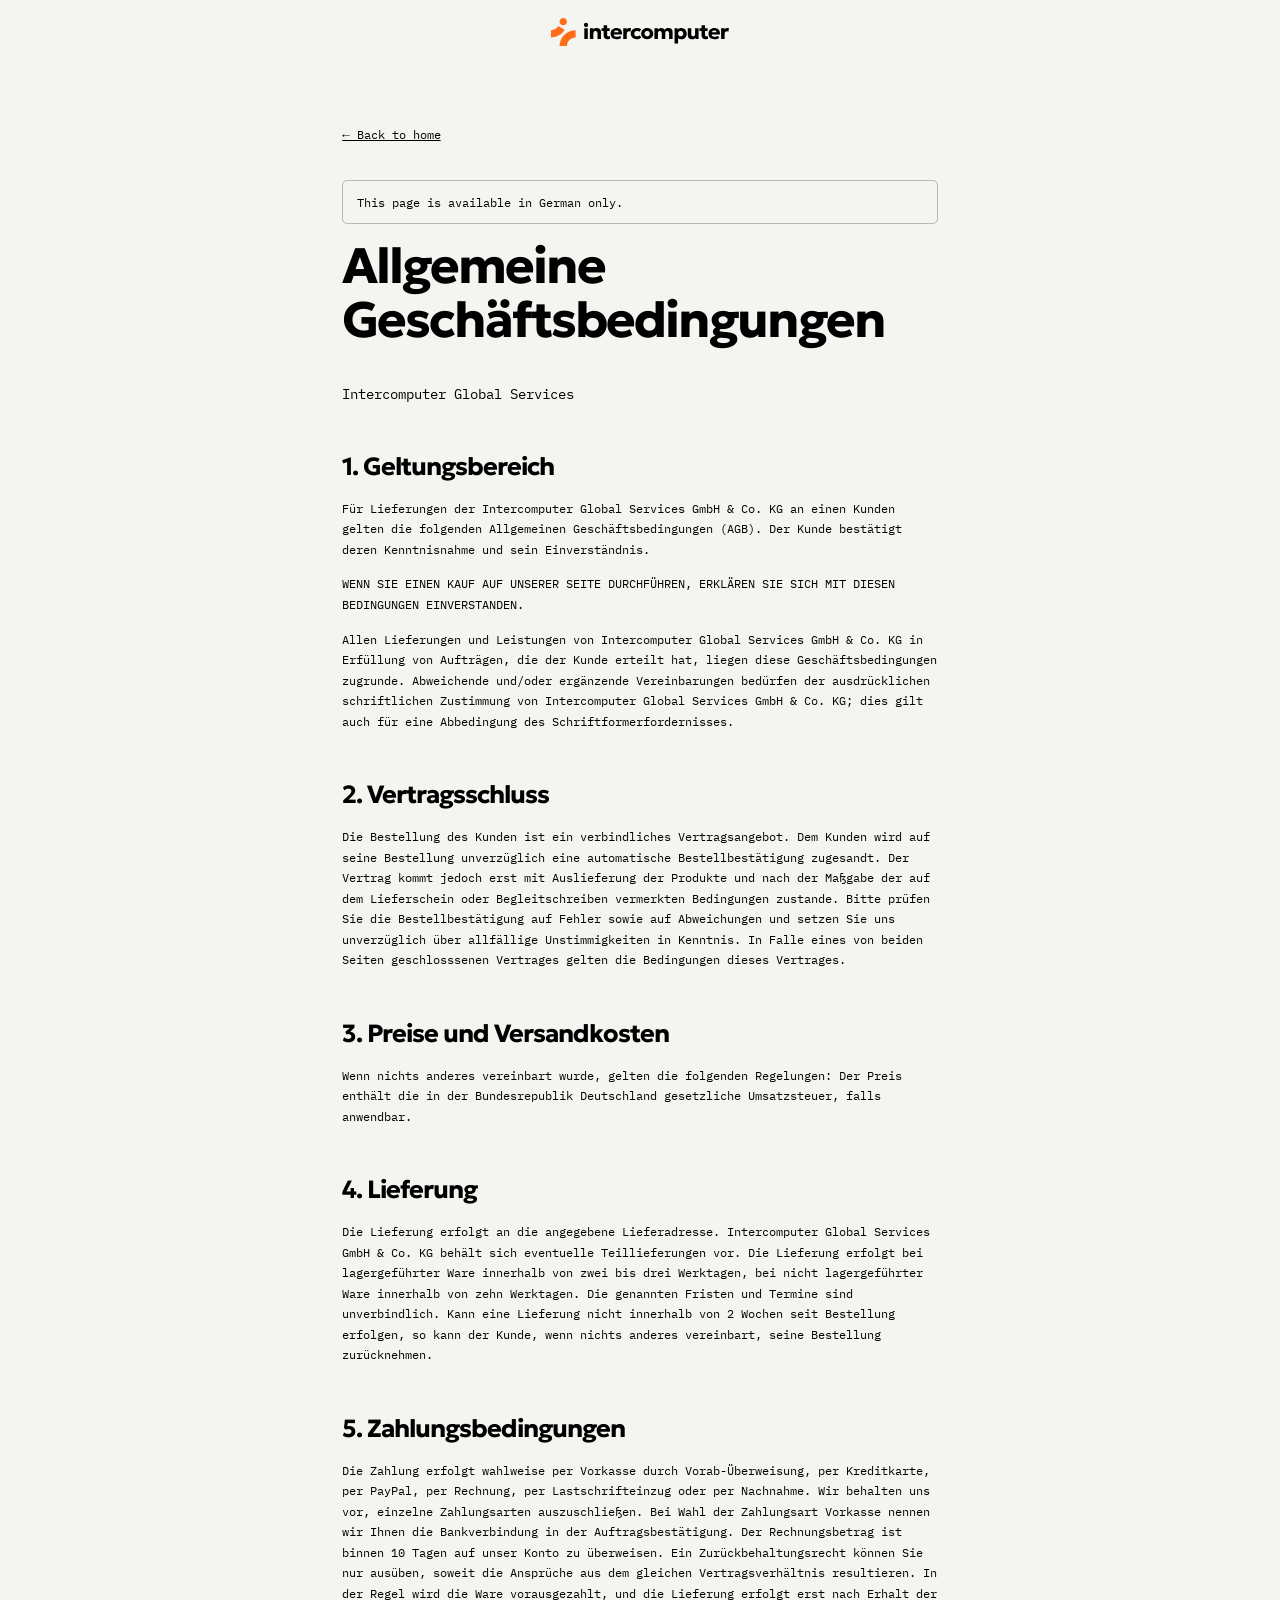
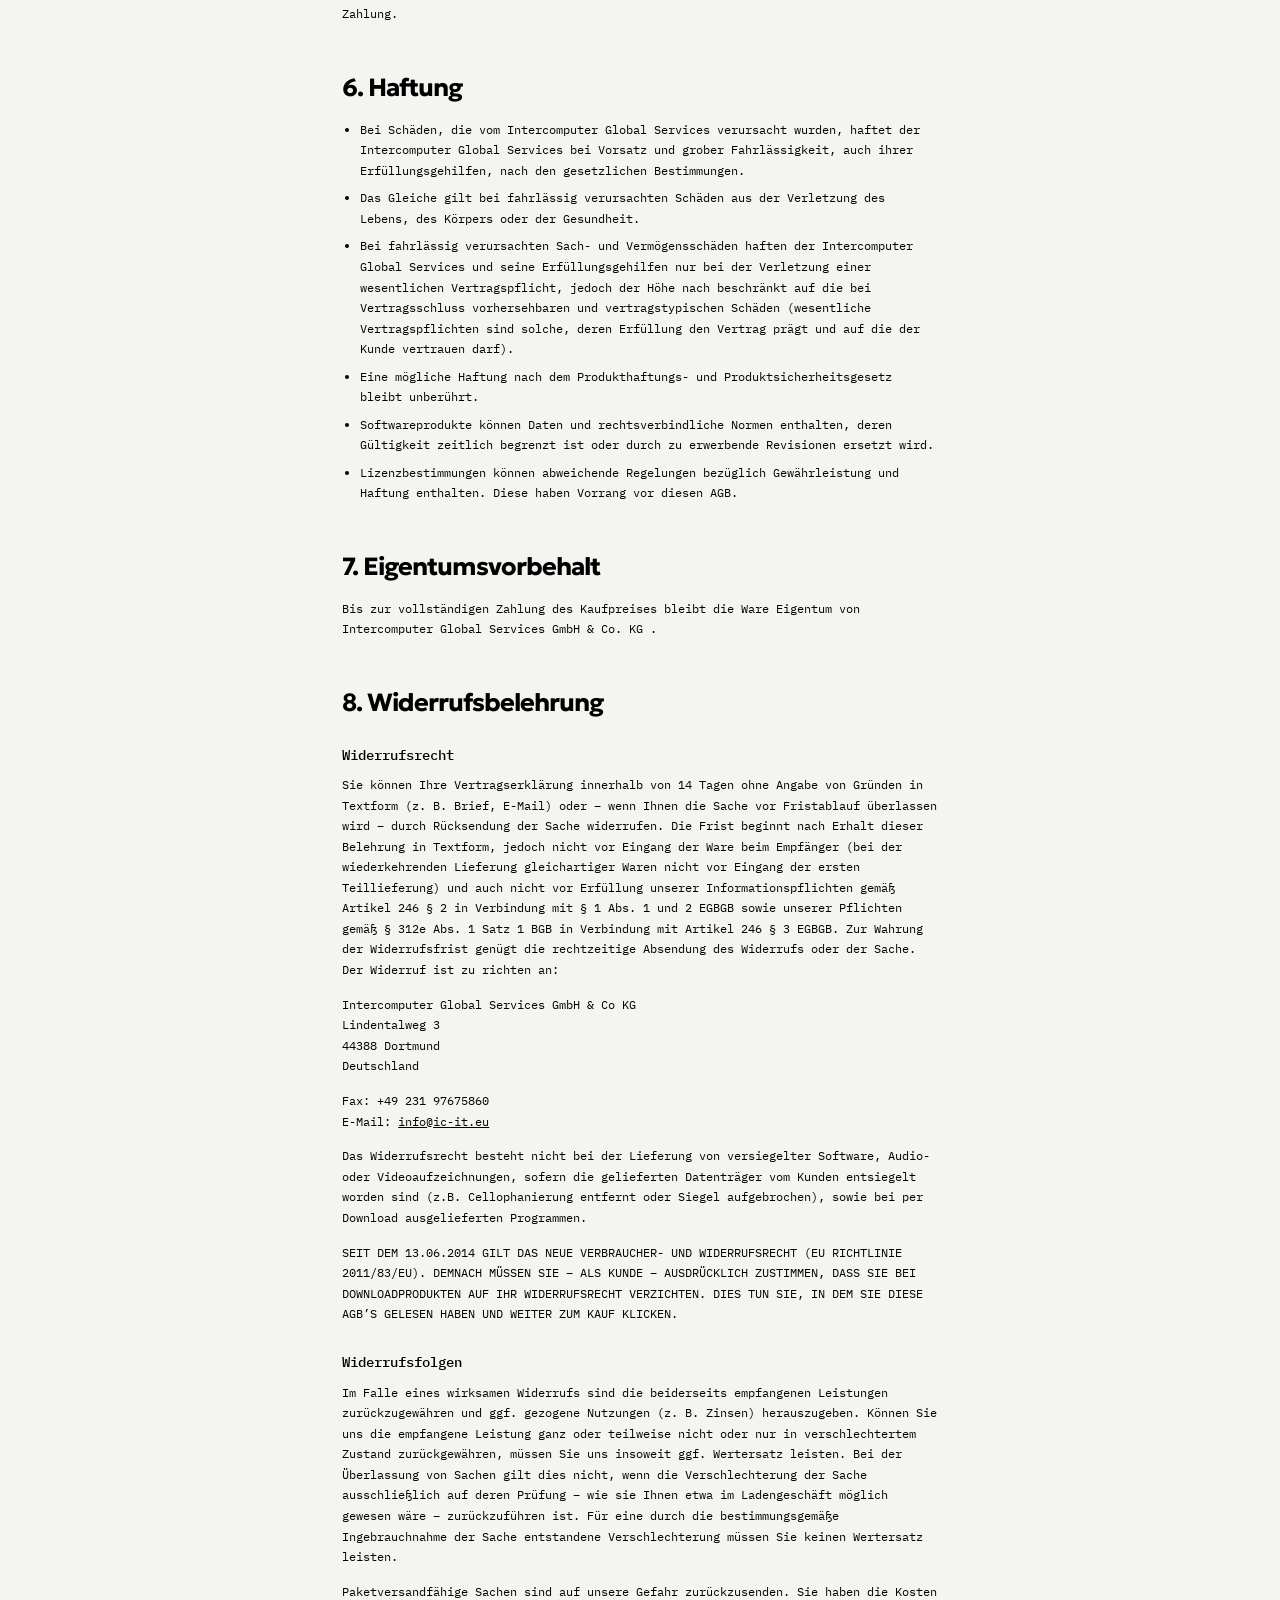
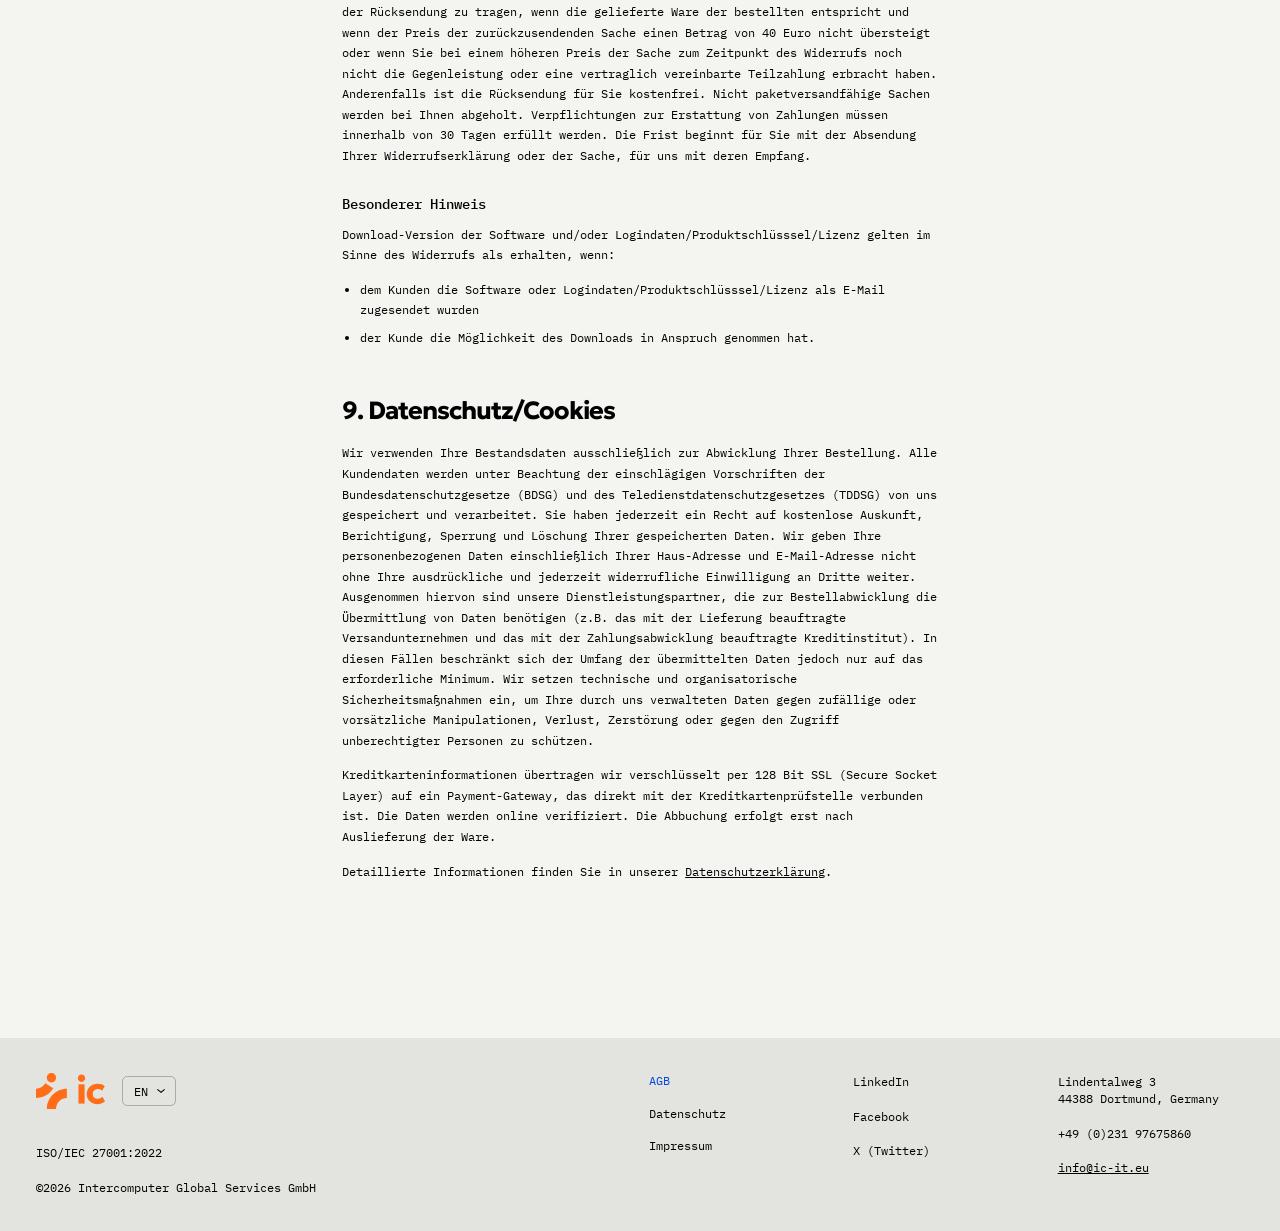
<file: v3/agb.html>
<!doctype html>
<html lang="de" data-page="agb">
<head>
<meta charset="utf-8">
<meta name="viewport" content="width=device-width,initial-scale=1">
<title>AGB — ic-it</title>
<meta name="description" content="Allgemeine Geschäftsbedingungen der Intercomputer Global Services GmbH.">
<style>
/* cyrillic */
@font-face {
  font-family: 'Geologica';
  font-style: normal;
  font-weight: 700;
  font-display: swap;
  src: url([data-uri]) format('woff2');
  unicode-range: U+0301, U+0400-045F, U+0490-0491, U+04B0-04B1, U+2116;
}
/* latin */
@font-face {
  font-family: 'Geologica';
  font-style: normal;
  font-weight: 700;
  font-display: swap;
  src: url([data-uri]) format('woff2');
  unicode-range: U+0000-00FF, U+0131, U+0152-0153, U+02BB-02BC, U+02C6, U+02DA, U+02DC, U+0304, U+0308, U+0329, U+2000-206F, U+20AC, U+2122, U+2191, U+2193, U+2212, U+2215, U+FEFF, U+FFFD;
}
/* cyrillic */
@font-face {
  font-family: 'IBM Plex Mono';
  font-style: normal;
  font-weight: 400;
  font-display: swap;
  src: url([data-uri]) format('woff2');
  unicode-range: U+0301, U+0400-045F, U+0490-0491, U+04B0-04B1, U+2116;
}
/* latin */
@font-face {
  font-family: 'IBM Plex Mono';
  font-style: normal;
  font-weight: 400;
  font-display: swap;
  src: url([data-uri]) format('woff2');
  unicode-range: U+0000-00FF, U+0131, U+0152-0153, U+02BB-02BC, U+02C6, U+02DA, U+02DC, U+0304, U+0308, U+0329, U+2000-206F, U+20AC, U+2122, U+2191, U+2193, U+2212, U+2215, U+FEFF, U+FFFD;
}
/* cyrillic */
@font-face {
  font-family: 'IBM Plex Mono';
  font-style: normal;
  font-weight: 500;
  font-display: swap;
  src: url([data-uri]) format('woff2');
  unicode-range: U+0301, U+0400-045F, U+0490-0491, U+04B0-04B1, U+2116;
}
/* latin */
@font-face {
  font-family: 'IBM Plex Mono';
  font-style: normal;
  font-weight: 500;
  font-display: swap;
  src: url([data-uri]) format('woff2');
  unicode-range: U+0000-00FF, U+0131, U+0152-0153, U+02BB-02BC, U+02C6, U+02DA, U+02DC, U+0304, U+0308, U+0329, U+2000-206F, U+20AC, U+2122, U+2191, U+2193, U+2212, U+2215, U+FEFF, U+FFFD;
}
</style>
<link rel="stylesheet" href="assets/common.css">
</head>
<body>

<header class="page-head">
  <a class="logo-top" href="index.html" data-keep-lang aria-label="ic-it — home page" data-i18n-aria="aria.home"><img src="assets/logo-full.svg" alt="intercomputer" width="200.495" height="32"></a>
</header>

<main class="legal-page">
  <a class="legal-back" href="index.html" data-keep-lang data-i18n="legal.back">← Back to home</a>
  <p class="legal-note" hidden></p>
  <article lang="de">
    <h1 class="display">Allgemeine Geschäftsbedingungen</h1>
    <p class="lead">Intercomputer Global Services</p>

    <h2 class="display">1. Geltungsbereich</h2>
    <p>Für Lieferungen der Intercomputer Global Services GmbH &amp; Co. KG an einen Kunden gelten die folgenden Allgemeinen Geschäftsbedingungen (AGB). Der Kunde bestätigt deren Kenntnisnahme und sein Einverständnis.</p>
    <p>WENN SIE EINEN KAUF AUF UNSERER SEITE DURCHFÜHREN, ERKLÄREN SIE SICH MIT DIESEN BEDINGUNGEN EINVERSTANDEN.</p>
    <p>Allen Lieferungen und Leistungen von Intercomputer Global Services GmbH &amp; Co. KG in Erfüllung von Aufträgen, die der Kunde erteilt hat, liegen diese Geschäftsbedingungen zugrunde. Abweichende und/oder ergänzende Vereinbarungen bedürfen der ausdrücklichen schriftlichen Zustimmung von Intercomputer Global Services GmbH &amp; Co. KG; dies gilt auch für eine Abbedingung des Schriftformerfordernisses.</p>

    <h2 class="display">2. Vertragsschluss</h2>
    <p>Die Bestellung des Kunden ist ein verbindliches Vertragsangebot. Dem Kunden wird auf seine Bestellung unverzüglich eine automatische Bestellbestätigung zugesandt. Der Vertrag kommt jedoch erst mit Auslieferung der Produkte und nach der Maßgabe der auf dem Lieferschein oder Begleitschreiben vermerkten Bedingungen zustande. Bitte prüfen Sie die Bestellbestätigung auf Fehler sowie auf Abweichungen und setzen Sie uns unverzüglich über allfällige Unstimmigkeiten in Kenntnis. In Falle eines von beiden Seiten geschlosssenen Vertrages gelten die Bedingungen dieses Vertrages.</p>

    <h2 class="display">3. Preise und Versandkosten</h2>
    <p>Wenn nichts anderes vereinbart wurde, gelten die folgenden Regelungen: Der Preis enthält die in der Bundesrepublik Deutschland gesetzliche Umsatzsteuer, falls anwendbar.</p>

    <h2 class="display">4. Lieferung</h2>
    <p>Die Lieferung erfolgt an die angegebene Lieferadresse. Intercomputer Global Services GmbH &amp; Co. KG behält sich eventuelle Teillieferungen vor. Die Lieferung erfolgt bei lagergeführter Ware innerhalb von zwei bis drei Werktagen, bei nicht lagergeführter Ware innerhalb von zehn Werktagen. Die genannten Fristen und Termine sind unverbindlich. Kann eine Lieferung nicht innerhalb von 2 Wochen seit Bestellung erfolgen, so kann der Kunde, wenn nichts anderes vereinbart, seine Bestellung zurücknehmen.</p>

    <h2 class="display">5. Zahlungsbedingungen</h2>
    <p>Die Zahlung erfolgt wahlweise per Vorkasse durch Vorab-Überweisung, per Kreditkarte, per PayPal, per Rechnung, per Lastschrifteinzug oder per Nachnahme. Wir behalten uns vor, einzelne Zahlungsarten auszuschließen. Bei Wahl der Zahlungsart Vorkasse nennen wir Ihnen die Bankverbindung in der Auftragsbestätigung. Der Rechnungsbetrag ist binnen 10 Tagen auf unser Konto zu überweisen. Ein Zurückbehaltungsrecht können Sie nur ausüben, soweit die Ansprüche aus dem gleichen Vertragsverhältnis resultieren. In der Regel wird die Ware vorausgezahlt, und die Lieferung erfolgt erst nach Erhalt der Zahlung.</p>

    <h2 class="display">6. Haftung</h2>
    <ul>
      <li>Bei Schäden, die vom Intercomputer Global Services verursacht wurden, haftet der Intercomputer Global Services bei Vorsatz und grober Fahrlässigkeit, auch ihrer Erfüllungsgehilfen, nach den gesetzlichen Bestimmungen.</li>
      <li>Das Gleiche gilt bei fahrlässig verursachten Schäden aus der Verletzung des Lebens, des Körpers oder der Gesundheit.</li>
      <li>Bei fahrlässig verursachten Sach- und Vermögensschäden haften der Intercomputer Global Services und seine Erfüllungsgehilfen nur bei der Verletzung einer wesentlichen Vertragspflicht, jedoch der Höhe nach beschränkt auf die bei Vertragsschluss vorhersehbaren und vertragstypischen Schäden (wesentliche Vertragspflichten sind solche, deren Erfüllung den Vertrag prägt und auf die der Kunde vertrauen darf).</li>
      <li>Eine mögliche Haftung nach dem Produkthaftungs- und Produktsicherheitsgesetz bleibt unberührt.</li>
      <li>Softwareprodukte können Daten und rechtsverbindliche Normen enthalten, deren Gültigkeit zeitlich begrenzt ist oder durch zu erwerbende Revisionen ersetzt wird.</li>
      <li>Lizenzbestimmungen können abweichende Regelungen bezüglich Gewährleistung und Haftung enthalten. Diese haben Vorrang vor diesen AGB.</li>
    </ul>

    <h2 class="display">7. Eigentumsvorbehalt</h2>
    <p>Bis zur vollständigen Zahlung des Kaufpreises bleibt die Ware Eigentum von Intercomputer Global Services GmbH &amp; Co. KG .</p>

    <h2 class="display">8. Widerrufsbelehrung</h2>
    <h3>Widerrufsrecht</h3>
    <p>Sie können Ihre Vertragserklärung innerhalb von 14 Tagen ohne Angabe von Gründen in Textform (z. B. Brief, E-Mail) oder – wenn Ihnen die Sache vor Fristablauf überlassen wird – durch Rücksendung der Sache widerrufen. Die Frist beginnt nach Erhalt dieser Belehrung in Textform, jedoch nicht vor Eingang der Ware beim Empfänger (bei der wiederkehrenden Lieferung gleichartiger Waren nicht vor Eingang der ersten Teillieferung) und auch nicht vor Erfüllung unserer Informationspflichten gemäß Artikel 246 § 2 in Verbindung mit § 1 Abs. 1 und 2 EGBGB sowie unserer Pflichten gemäß § 312e Abs. 1 Satz 1 BGB in Verbindung mit Artikel 246 § 3 EGBGB. Zur Wahrung der Widerrufsfrist genügt die rechtzeitige Absendung des Widerrufs oder der Sache. Der Widerruf ist zu richten an:</p>
    <p>Intercomputer Global Services GmbH &amp; Co KG<br>
    Lindentalweg 3<br>
    44388 Dortmund<br>
    Deutschland</p>
    <p>Fax: +49 231 97675860<br>
    E-Mail: <a href="mailto:info@ic-it.eu">info@ic-it.eu</a></p>
    <p>Das Widerrufsrecht besteht nicht bei der Lieferung von versiegelter Software, Audio- oder Videoaufzeichnungen, sofern die gelieferten Datenträger vom Kunden entsiegelt worden sind (z.B. Cellophanierung entfernt oder Siegel aufgebrochen), sowie bei per Download ausgelieferten Programmen.</p>
    <p>SEIT DEM 13.06.2014 GILT DAS NEUE VERBRAUCHER- UND WIDERRUFSRECHT (EU RICHTLINIE 2011/83/EU). DEMNACH MÜSSEN SIE – ALS KUNDE – AUSDRÜCKLICH ZUSTIMMEN, DASS SIE BEI DOWNLOADPRODUKTEN AUF IHR WIDERRUFSRECHT VERZICHTEN. DIES TUN SIE, IN DEM SIE DIESE AGB’S GELESEN HABEN UND WEITER ZUM KAUF KLICKEN.</p>
    <h3>Widerrufsfolgen</h3>
    <p>Im Falle eines wirksamen Widerrufs sind die beiderseits empfangenen Leistungen zurückzugewähren und ggf. gezogene Nutzungen (z. B. Zinsen) herauszugeben. Können Sie uns die empfangene Leistung ganz oder teilweise nicht oder nur in verschlechtertem Zustand zurückgewähren, müssen Sie uns insoweit ggf. Wertersatz leisten. Bei der Überlassung von Sachen gilt dies nicht, wenn die Verschlechterung der Sache ausschließlich auf deren Prüfung – wie sie Ihnen etwa im Ladengeschäft möglich gewesen wäre – zurückzuführen ist. Für eine durch die bestimmungsgemäße Ingebrauchnahme der Sache entstandene Verschlechterung müssen Sie keinen Wertersatz leisten.</p>
    <p>Paketversandfähige Sachen sind auf unsere Gefahr zurückzusenden. Sie haben die Kosten der Rücksendung zu tragen, wenn die gelieferte Ware der bestellten entspricht und wenn der Preis der zurückzusendenden Sache einen Betrag von 40 Euro nicht übersteigt oder wenn Sie bei einem höheren Preis der Sache zum Zeitpunkt des Widerrufs noch nicht die Gegenleistung oder eine vertraglich vereinbarte Teilzahlung erbracht haben. Anderenfalls ist die Rücksendung für Sie kostenfrei. Nicht paketversandfähige Sachen werden bei Ihnen abgeholt. Verpflichtungen zur Erstattung von Zahlungen müssen innerhalb von 30 Tagen erfüllt werden. Die Frist beginnt für Sie mit der Absendung Ihrer Widerrufserklärung oder der Sache, für uns mit deren Empfang.</p>
    <h3>Besonderer Hinweis</h3>
    <p>Download-Version der Software und/oder Logindaten/Produktschlüsssel/Lizenz gelten im Sinne des Widerrufs als erhalten, wenn:</p>
    <ul>
      <li>dem Kunden die Software oder Logindaten/Produktschlüsssel/Lizenz als E-Mail zugesendet wurden</li>
      <li>der Kunde die Möglichkeit des Downloads in Anspruch genommen hat.</li>
    </ul>

    <h2 class="display">9. Datenschutz/Cookies</h2>
    <p>Wir verwenden Ihre Bestandsdaten ausschließlich zur Abwicklung Ihrer Bestellung. Alle Kundendaten werden unter Beachtung der einschlägigen Vorschriften der Bundesdatenschutzgesetze (BDSG) und des Teledienstdatenschutzgesetzes (TDDSG) von uns gespeichert und verarbeitet. Sie haben jederzeit ein Recht auf kostenlose Auskunft, Berichtigung, Sperrung und Löschung Ihrer gespeicherten Daten. Wir geben Ihre personenbezogenen Daten einschließlich Ihrer Haus-Adresse und E-Mail-Adresse nicht ohne Ihre ausdrückliche und jederzeit widerrufliche Einwilligung an Dritte weiter. Ausgenommen hiervon sind unsere Dienstleistungspartner, die zur Bestellabwicklung die Übermittlung von Daten benötigen (z.B. das mit der Lieferung beauftragte Versandunternehmen und das mit der Zahlungsabwicklung beauftragte Kreditinstitut). In diesen Fällen beschränkt sich der Umfang der übermittelten Daten jedoch nur auf das erforderliche Minimum. Wir setzen technische und organisatorische Sicherheitsmaßnahmen ein, um Ihre durch uns verwalteten Daten gegen zufällige oder vorsätzliche Manipulationen, Verlust, Zerstörung oder gegen den Zugriff unberechtigter Personen zu schützen.</p>
    <p>Kreditkarteninformationen übertragen wir verschlüsselt per 128 Bit SSL (Secure Socket Layer) auf ein Payment-Gateway, das direkt mit der Kreditkartenprüfstelle verbunden ist. Die Daten werden online verifiziert. Die Abbuchung erfolgt erst nach Auslieferung der Ware.</p>
    <p>Detaillierte Informationen finden Sie in unserer <a href="datenschutz.html" data-keep-lang>Datenschutzerklärung</a>.</p>
  </article>
</main>

<!-- ============ footer (Figma node 2049:410) — same block as on index.html ============ -->
<footer>
  <div class="f-main">
    <div class="f-brand">
      <img class="f-logo" src="assets/logo-footer-ic.svg" alt="ic" width="77.76" height="40">
      <div class="lang">
        <button class="lang-btn" type="button" aria-haspopup="true" aria-expanded="false" aria-label="Language" data-i18n-aria="aria.lang"><span class="lang-cur">EN</span><img src="assets/chevron-down.svg" alt="" width="8.849" height="5.273"></button>
        <ul class="lang-menu" role="menu"></ul>
      </div>
    </div>
    <div class="f-stack"><p>ISO/IEC 27001:2022</p><p>©2026 Intercomputer Global Services GmbH</p></div>
  </div>
  <div class="f-col legal"><a href="agb.html" data-keep-lang aria-current="page">AGB</a><a href="datenschutz.html" data-keep-lang>Datenschutz</a><a href="impressum.html" data-keep-lang>Impressum</a></div>
  <div class="f-col"><a href="#">LinkedIn</a><a href="#">Facebook</a><a href="#">X (Twitter)</a></div>
  <div class="f-col"><p>Lindentalweg 3<br><span data-i18n="f.city">44388 Dortmund, Germany</span></p><p>+49 (0)231 97675860</p><a class="mail" href="mailto:info@ic-it.eu">info@ic-it.eu</a></div>
</footer>

<script src="assets/i18n.js"></script>
</body>
</html>
</file>
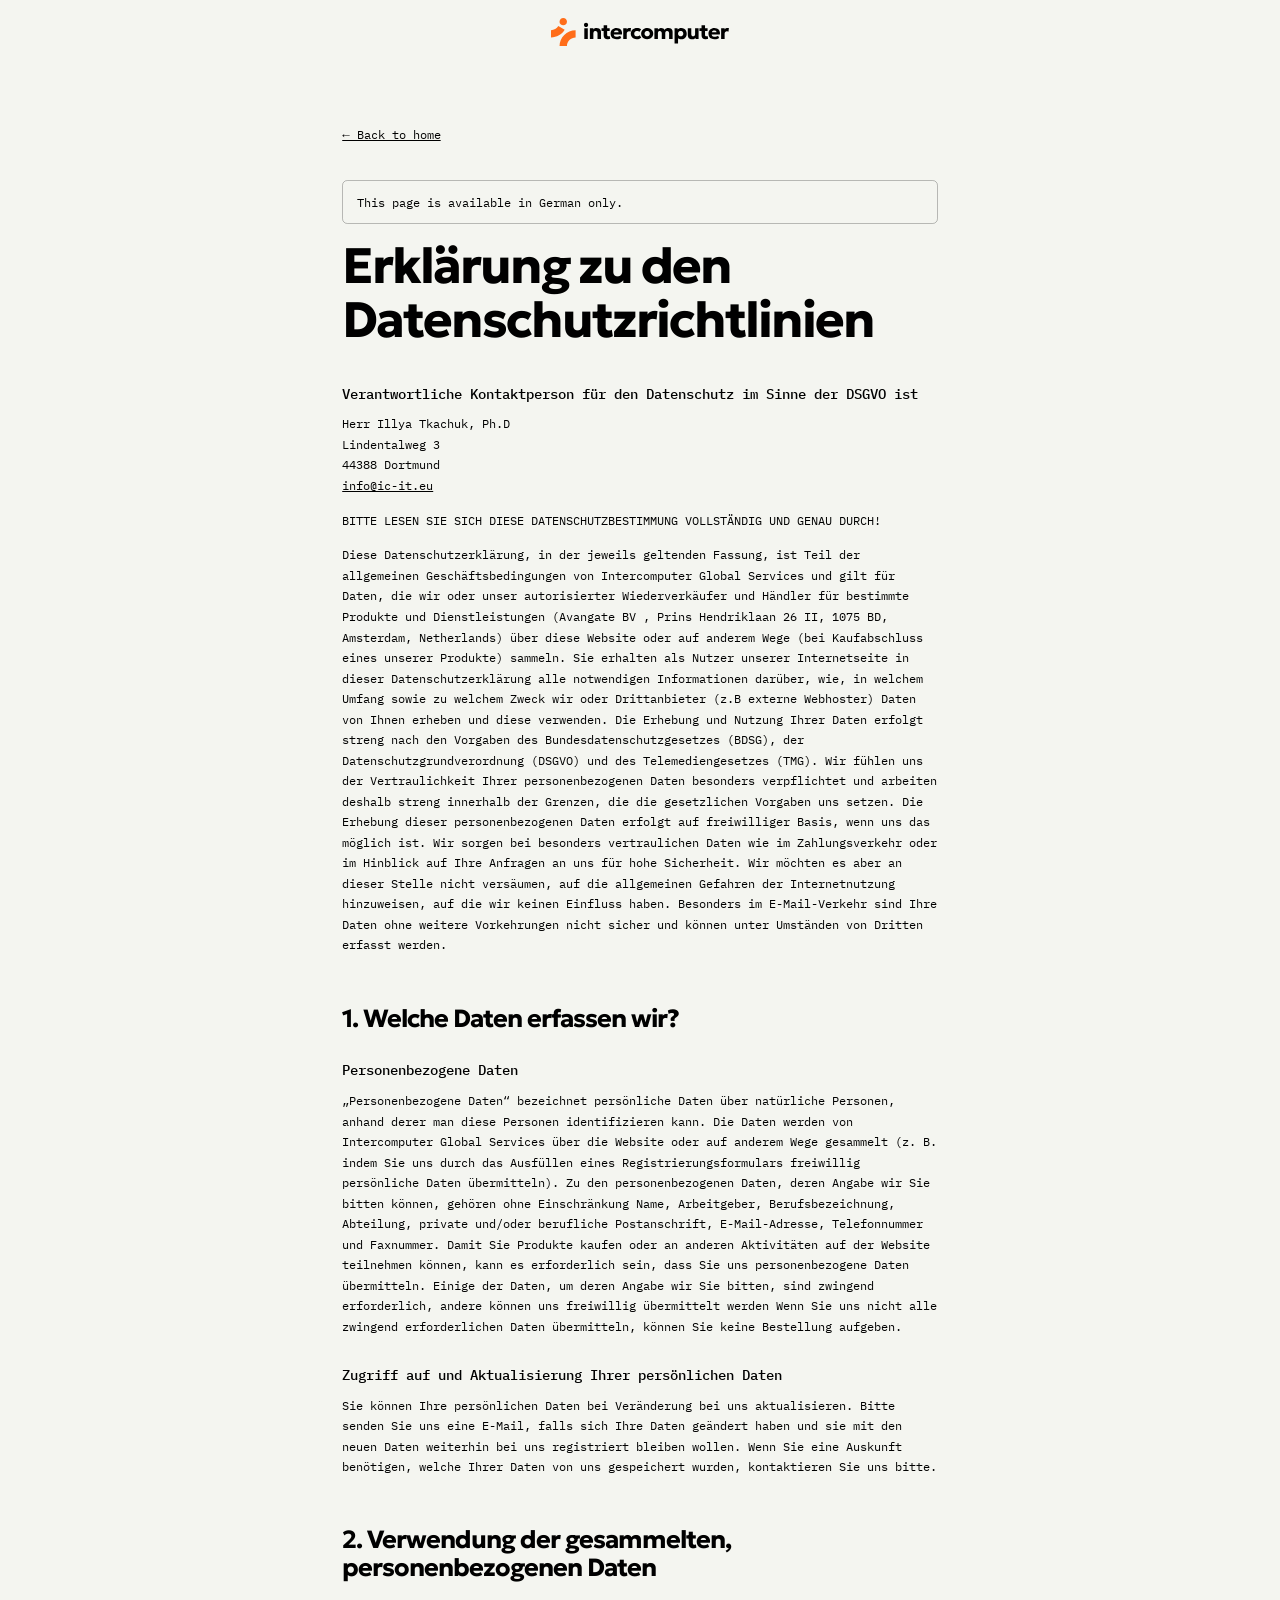
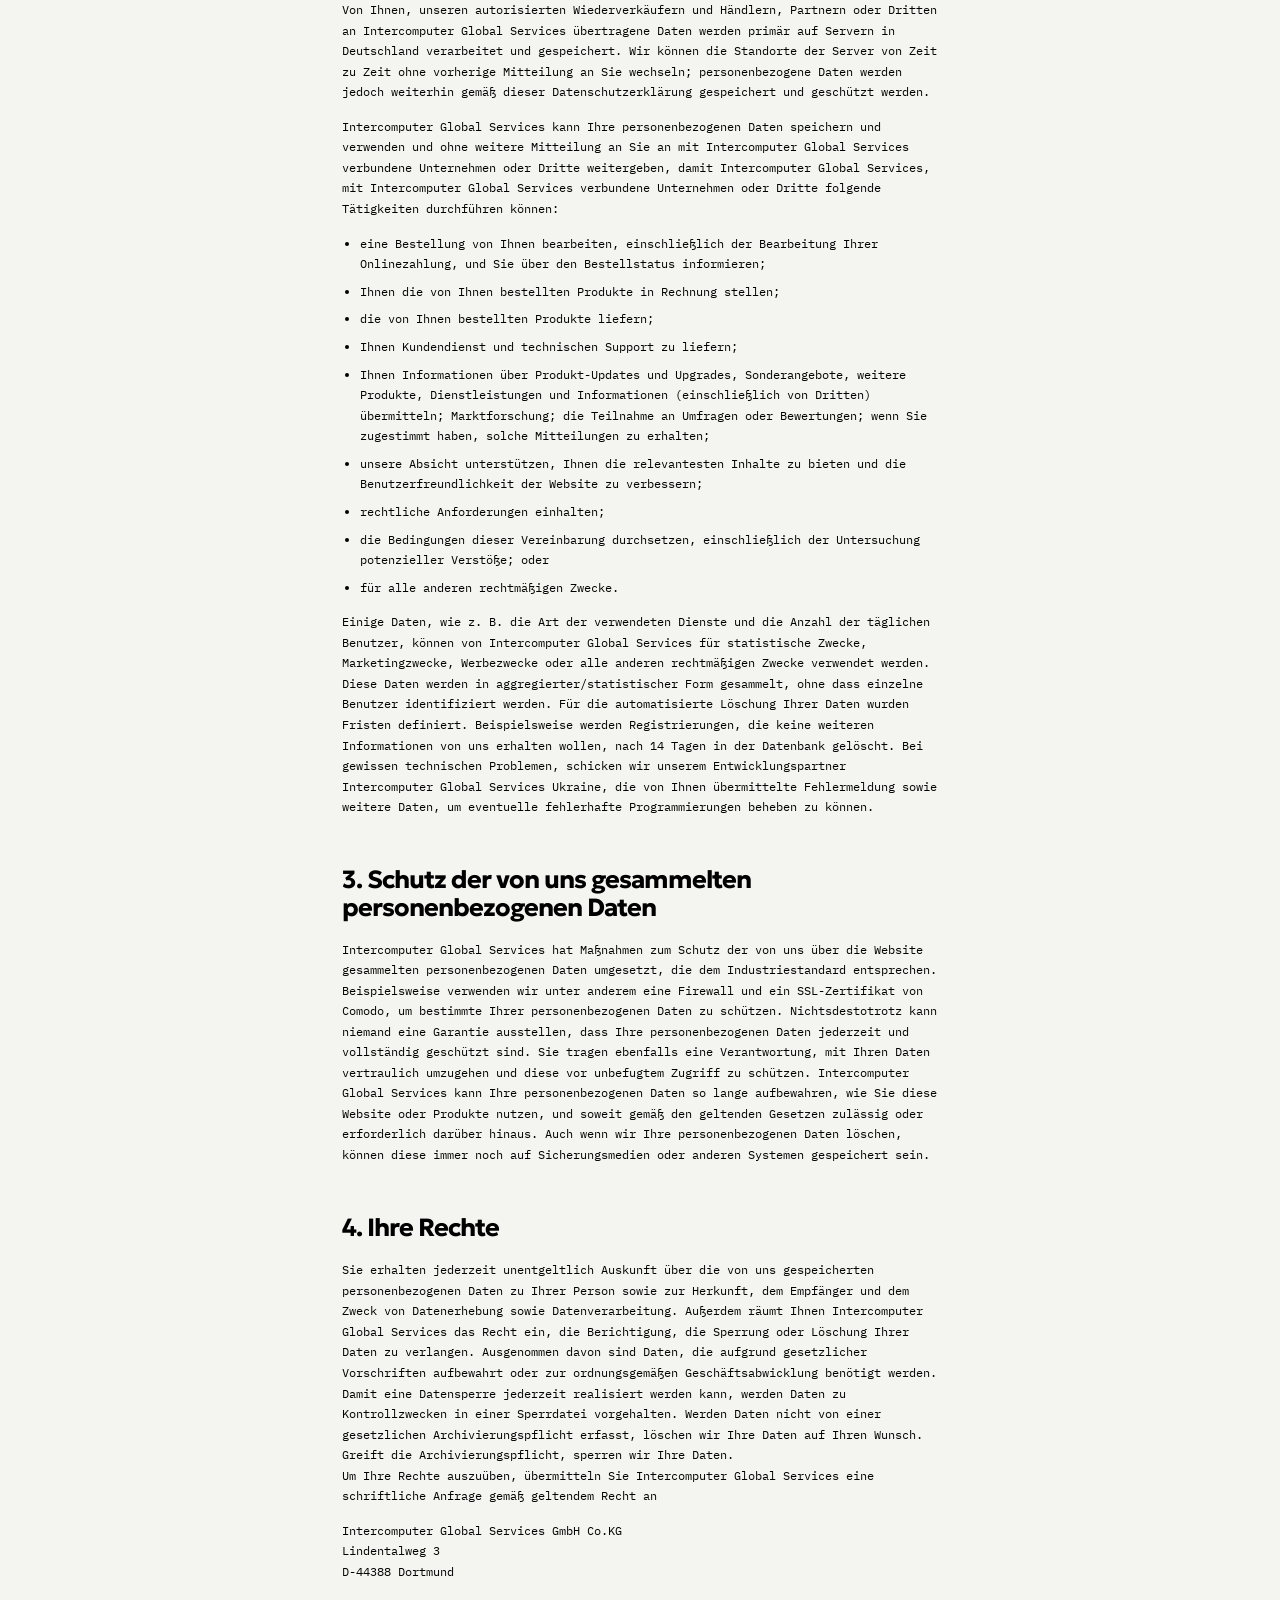
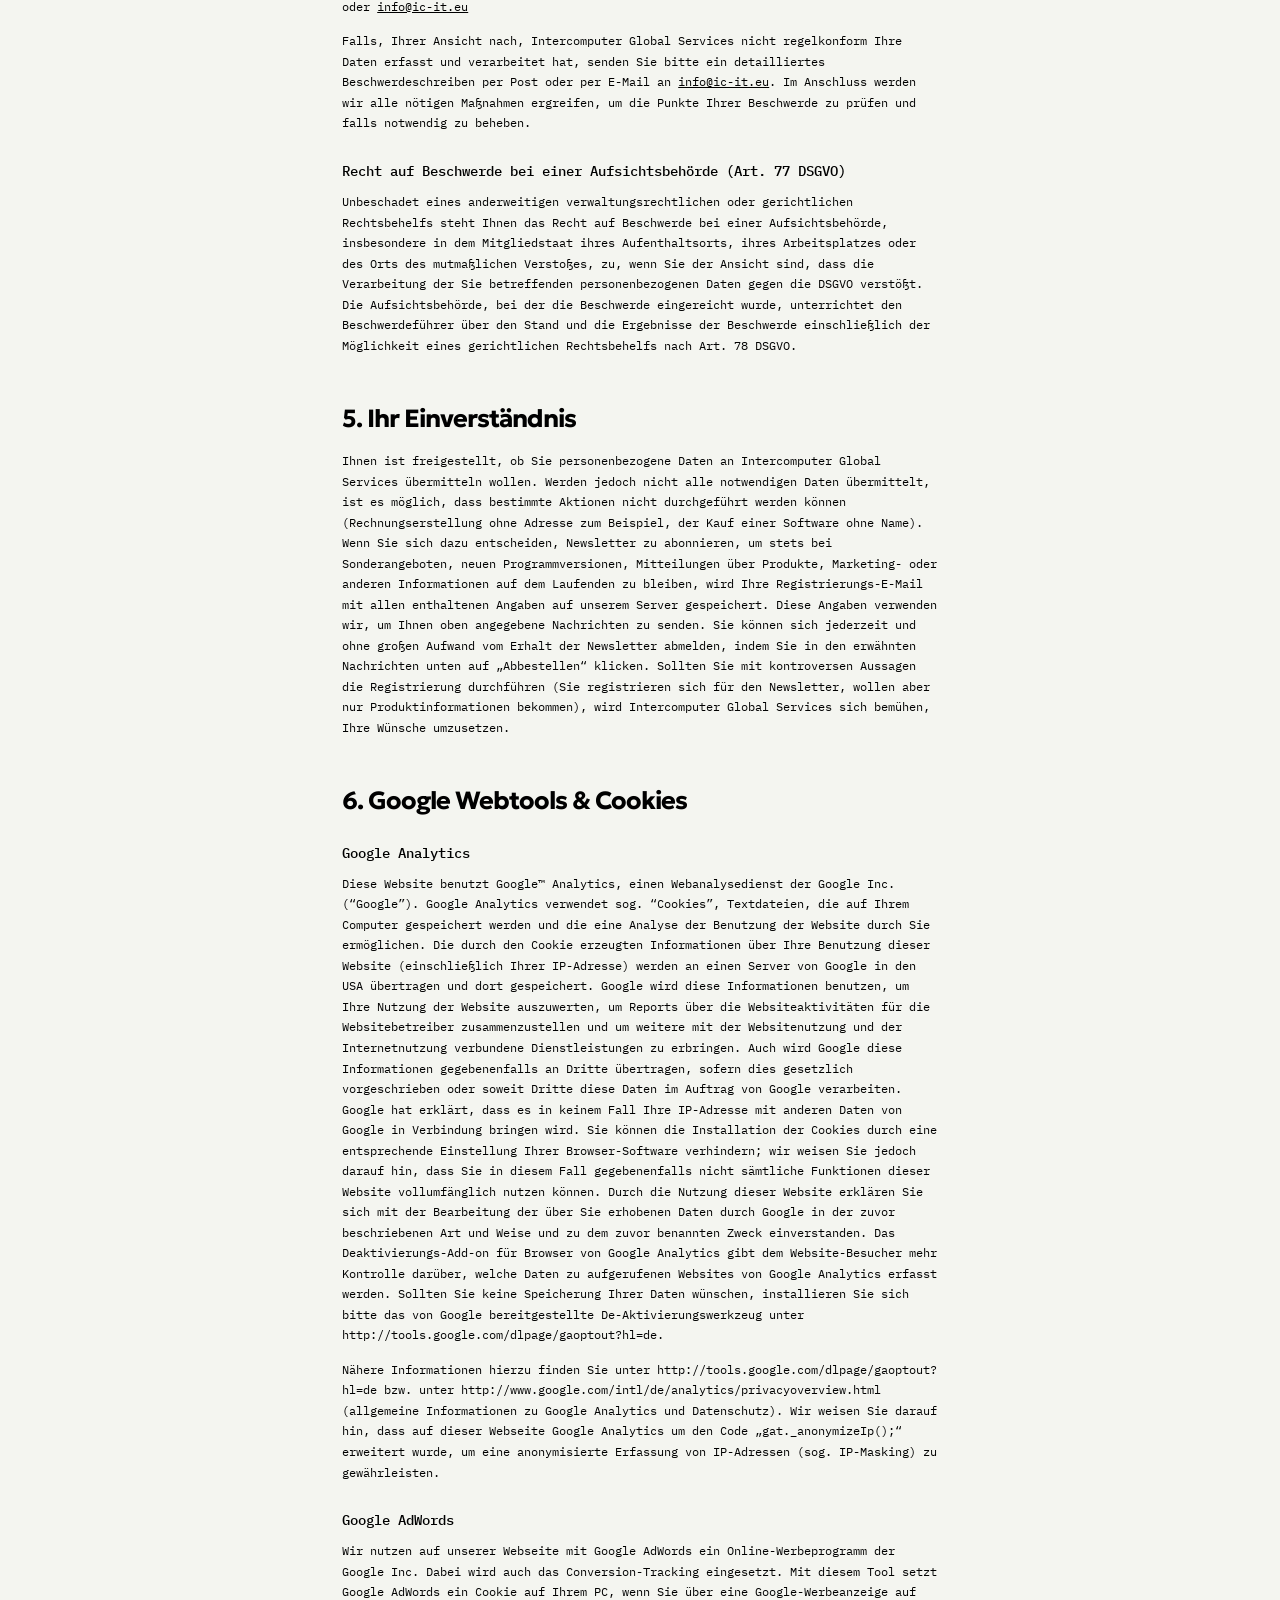
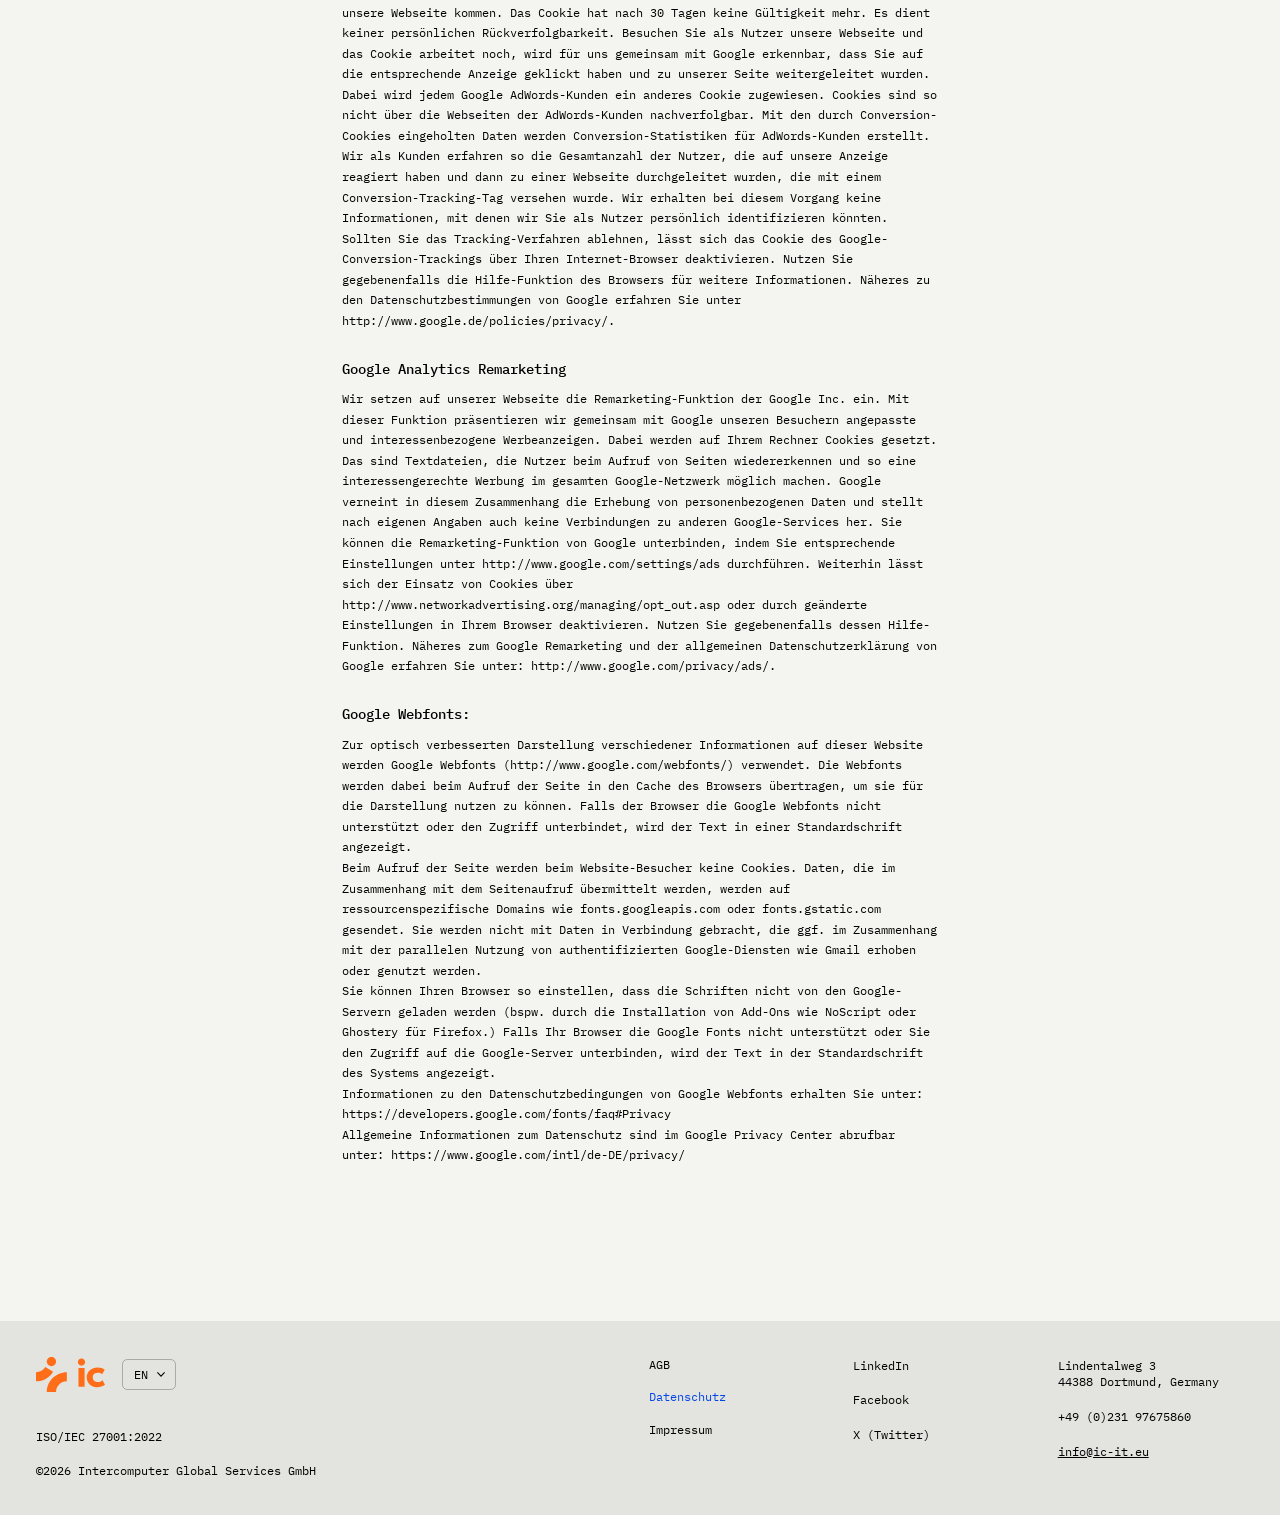
<file: v3/datenschutz.html>
<!doctype html>
<html lang="de" data-page="datenschutz">
<head>
<meta charset="utf-8">
<meta name="viewport" content="width=device-width,initial-scale=1">
<title>Datenschutz — ic-it</title>
<meta name="description" content="Erklärung zu den Datenschutzrichtlinien der Intercomputer Global Services GmbH.">
<style>
/* cyrillic */
@font-face {
  font-family: 'Geologica';
  font-style: normal;
  font-weight: 700;
  font-display: swap;
  src: url([data-uri]) format('woff2');
  unicode-range: U+0301, U+0400-045F, U+0490-0491, U+04B0-04B1, U+2116;
}
/* latin */
@font-face {
  font-family: 'Geologica';
  font-style: normal;
  font-weight: 700;
  font-display: swap;
  src: url([data-uri]) format('woff2');
  unicode-range: U+0000-00FF, U+0131, U+0152-0153, U+02BB-02BC, U+02C6, U+02DA, U+02DC, U+0304, U+0308, U+0329, U+2000-206F, U+20AC, U+2122, U+2191, U+2193, U+2212, U+2215, U+FEFF, U+FFFD;
}
/* cyrillic */
@font-face {
  font-family: 'IBM Plex Mono';
  font-style: normal;
  font-weight: 400;
  font-display: swap;
  src: url([data-uri]) format('woff2');
  unicode-range: U+0301, U+0400-045F, U+0490-0491, U+04B0-04B1, U+2116;
}
/* latin */
@font-face {
  font-family: 'IBM Plex Mono';
  font-style: normal;
  font-weight: 400;
  font-display: swap;
  src: url([data-uri]) format('woff2');
  unicode-range: U+0000-00FF, U+0131, U+0152-0153, U+02BB-02BC, U+02C6, U+02DA, U+02DC, U+0304, U+0308, U+0329, U+2000-206F, U+20AC, U+2122, U+2191, U+2193, U+2212, U+2215, U+FEFF, U+FFFD;
}
/* cyrillic */
@font-face {
  font-family: 'IBM Plex Mono';
  font-style: normal;
  font-weight: 500;
  font-display: swap;
  src: url([data-uri]) format('woff2');
  unicode-range: U+0301, U+0400-045F, U+0490-0491, U+04B0-04B1, U+2116;
}
/* latin */
@font-face {
  font-family: 'IBM Plex Mono';
  font-style: normal;
  font-weight: 500;
  font-display: swap;
  src: url([data-uri]) format('woff2');
  unicode-range: U+0000-00FF, U+0131, U+0152-0153, U+02BB-02BC, U+02C6, U+02DA, U+02DC, U+0304, U+0308, U+0329, U+2000-206F, U+20AC, U+2122, U+2191, U+2193, U+2212, U+2215, U+FEFF, U+FFFD;
}
</style>
<link rel="stylesheet" href="assets/common.css">
</head>
<body>

<header class="page-head">
  <a class="logo-top" href="index.html" data-keep-lang aria-label="ic-it — home page" data-i18n-aria="aria.home"><img src="assets/logo-full.svg" alt="intercomputer" width="200.495" height="32"></a>
</header>

<main class="legal-page">
  <a class="legal-back" href="index.html" data-keep-lang data-i18n="legal.back">← Back to home</a>
  <p class="legal-note" hidden></p>
  <article lang="de">
    <h1 class="display">Erklärung zu den Datenschutzrichtlinien</h1>
    <h3>Verantwortliche Kontaktperson für den Datenschutz im Sinne der DSGVO ist</h3>
    <p>Herr Illya Tkachuk, Ph.D<br>
    Lindentalweg 3<br>
    44388 Dortmund<br>
    <a href="mailto:info@ic-it.eu">info@ic-it.eu</a></p>
    <p>BITTE LESEN SIE SICH DIESE DATENSCHUTZBESTIMMUNG VOLLSTÄNDIG UND GENAU DURCH!</p>
    <p>Diese Datenschutzerklärung, in der jeweils geltenden Fassung, ist Teil der allgemeinen Geschäftsbedingungen von Intercomputer Global Services und gilt für Daten, die wir oder unser autorisierter Wiederverkäufer und Händler für bestimmte Produkte und Dienstleistungen (Avangate BV , Prins Hendriklaan 26 II, 1075 BD, Amsterdam, Netherlands) über diese Website oder auf anderem Wege (bei Kaufabschluss eines unserer Produkte) sammeln. Sie erhalten als Nutzer unserer Internetseite in dieser Datenschutzerklärung alle notwendigen Informationen darüber, wie, in welchem Umfang sowie zu welchem Zweck wir oder Drittanbieter (z.B externe Webhoster) Daten von Ihnen erheben und diese verwenden. Die Erhebung und Nutzung Ihrer Daten erfolgt streng nach den Vorgaben des Bundesdatenschutzgesetzes (BDSG), der Datenschutzgrundverordnung (DSGVO) und des Telemediengesetzes (TMG). Wir fühlen uns der Vertraulichkeit Ihrer personenbezogenen Daten besonders verpflichtet und arbeiten deshalb streng innerhalb der Grenzen, die die gesetzlichen Vorgaben uns setzen. Die Erhebung dieser personenbezogenen Daten erfolgt auf freiwilliger Basis, wenn uns das möglich ist. Wir sorgen bei besonders vertraulichen Daten wie im Zahlungsverkehr oder im Hinblick auf Ihre Anfragen an uns für hohe Sicherheit. Wir möchten es aber an dieser Stelle nicht versäumen, auf die allgemeinen Gefahren der Internetnutzung hinzuweisen, auf die wir keinen Einfluss haben. Besonders im E-Mail-Verkehr sind Ihre Daten ohne weitere Vorkehrungen nicht sicher und können unter Umständen von Dritten erfasst werden.</p>

    <h2 class="display">1. Welche Daten erfassen wir?</h2>
    <h3>Personenbezogene Daten</h3>
    <p>„Personenbezogene Daten“ bezeichnet persönliche Daten über natürliche Personen, anhand derer man diese Personen identifizieren kann. Die Daten werden von Intercomputer Global Services über die Website oder auf anderem Wege gesammelt (z. B. indem Sie uns durch das Ausfüllen eines Registrierungsformulars freiwillig persönliche Daten übermitteln). Zu den personenbezogenen Daten, deren Angabe wir Sie bitten können, gehören ohne Einschränkung Name, Arbeitgeber, Berufsbezeichnung, Abteilung, private und/oder berufliche Postanschrift, E-Mail-Adresse, Telefonnummer und Faxnummer. Damit Sie Produkte kaufen oder an anderen Aktivitäten auf der Website teilnehmen können, kann es erforderlich sein, dass Sie uns personenbezogene Daten übermitteln. Einige der Daten, um deren Angabe wir Sie bitten, sind zwingend erforderlich, andere können uns freiwillig übermittelt werden Wenn Sie uns nicht alle zwingend erforderlichen Daten übermitteln, können Sie keine Bestellung aufgeben.</p>
    <h3>Zugriff auf und Aktualisierung Ihrer persönlichen Daten</h3>
    <p>Sie können Ihre persönlichen Daten bei Veränderung bei uns aktualisieren. Bitte senden Sie uns eine E-Mail, falls sich Ihre Daten geändert haben und sie mit den neuen Daten weiterhin bei uns registriert bleiben wollen. Wenn Sie eine Auskunft benötigen, welche Ihrer Daten von uns gespeichert wurden, kontaktieren Sie uns bitte.</p>

    <h2 class="display">2. Verwendung der gesammelten, personenbezogenen Daten</h2>
    <p>Von Ihnen, unseren autorisierten Wiederverkäufern und Händlern, Partnern oder Dritten an Intercomputer Global Services übertragene Daten werden primär auf Servern in Deutschland verarbeitet und gespeichert. Wir können die Standorte der Server von Zeit zu Zeit ohne vorherige Mitteilung an Sie wechseln; personenbezogene Daten werden jedoch weiterhin gemäß dieser Datenschutzerklärung gespeichert und geschützt werden.</p>
    <p>Intercomputer Global Services kann Ihre personenbezogenen Daten speichern und verwenden und ohne weitere Mitteilung an Sie an mit Intercomputer Global Services verbundene Unternehmen oder Dritte weitergeben, damit Intercomputer Global Services, mit Intercomputer Global Services verbundene Unternehmen oder Dritte folgende Tätigkeiten durchführen können:</p>
    <ul>
      <li>eine Bestellung von Ihnen bearbeiten, einschließlich der Bearbeitung Ihrer Onlinezahlung, und Sie über den Bestellstatus informieren;</li>
      <li>Ihnen die von Ihnen bestellten Produkte in Rechnung stellen;</li>
      <li>die von Ihnen bestellten Produkte liefern;</li>
      <li>Ihnen Kundendienst und technischen Support zu liefern;</li>
      <li>Ihnen Informationen über Produkt-Updates und Upgrades, Sonderangebote, weitere Produkte, Dienstleistungen und Informationen (einschließlich von Dritten) übermitteln; Marktforschung; die Teilnahme an Umfragen oder Bewertungen; wenn Sie zugestimmt haben, solche Mitteilungen zu erhalten;</li>
      <li>unsere Absicht unterstützen, Ihnen die relevantesten Inhalte zu bieten und die Benutzerfreundlichkeit der Website zu verbessern;</li>
      <li>rechtliche Anforderungen einhalten;</li>
      <li>die Bedingungen dieser Vereinbarung durchsetzen, einschließlich der Untersuchung potenzieller Verstöße; oder</li>
      <li>für alle anderen rechtmäßigen Zwecke.</li>
    </ul>
    <p>Einige Daten, wie z. B. die Art der verwendeten Dienste und die Anzahl der täglichen Benutzer, können von Intercomputer Global Services für statistische Zwecke, Marketingzwecke, Werbezwecke oder alle anderen rechtmäßigen Zwecke verwendet werden. Diese Daten werden in aggregierter/statistischer Form gesammelt, ohne dass einzelne Benutzer identifiziert werden. Für die automatisierte Löschung Ihrer Daten wurden Fristen definiert. Beispielsweise werden Registrierungen, die keine weiteren Informationen von uns erhalten wollen, nach 14 Tagen in der Datenbank gelöscht. Bei gewissen technischen Problemen, schicken wir unserem Entwicklungspartner Intercomputer Global Services Ukraine, die von Ihnen übermittelte Fehlermeldung sowie weitere Daten, um eventuelle fehlerhafte Programmierungen beheben zu können.</p>

    <h2 class="display">3. Schutz der von uns gesammelten personenbezogenen Daten</h2>
    <p>Intercomputer Global Services hat Maßnahmen zum Schutz der von uns über die Website gesammelten personenbezogenen Daten umgesetzt, die dem Industriestandard entsprechen. Beispielsweise verwenden wir unter anderem eine Firewall und ein SSL-Zertifikat von Comodo, um bestimmte Ihrer personenbezogenen Daten zu schützen. Nichtsdestotrotz kann niemand eine Garantie ausstellen, dass Ihre personenbezogenen Daten jederzeit und vollständig geschützt sind. Sie tragen ebenfalls eine Verantwortung, mit Ihren Daten vertraulich umzugehen und diese vor unbefugtem Zugriff zu schützen. Intercomputer Global Services kann Ihre personenbezogenen Daten so lange aufbewahren, wie Sie diese Website oder Produkte nutzen, und soweit gemäß den geltenden Gesetzen zulässig oder erforderlich darüber hinaus. Auch wenn wir Ihre personenbezogenen Daten löschen, können diese immer noch auf Sicherungsmedien oder anderen Systemen gespeichert sein.</p>

    <h2 class="display">4. Ihre Rechte</h2>
    <p>Sie erhalten jederzeit unentgeltlich Auskunft über die von uns gespeicherten personenbezogenen Daten zu Ihrer Person sowie zur Herkunft, dem Empfänger und dem Zweck von Datenerhebung sowie Datenverarbeitung. Außerdem räumt Ihnen Intercomputer Global Services das Recht ein, die Berichtigung, die Sperrung oder Löschung Ihrer Daten zu verlangen. Ausgenommen davon sind Daten, die aufgrund gesetzlicher Vorschriften aufbewahrt oder zur ordnungsgemäßen Geschäftsabwicklung benötigt werden. Damit eine Datensperre jederzeit realisiert werden kann, werden Daten zu Kontrollzwecken in einer Sperrdatei vorgehalten. Werden Daten nicht von einer gesetzlichen Archivierungspflicht erfasst, löschen wir Ihre Daten auf Ihren Wunsch. Greift die Archivierungspflicht, sperren wir Ihre Daten.<br>
    Um Ihre Rechte auszuüben, übermitteln Sie Intercomputer Global Services eine schriftliche Anfrage gemäß geltendem Recht an</p>
    <p>Intercomputer Global Services GmbH Co.KG<br>
    Lindentalweg 3<br>
    D-44388 Dortmund</p>
    <p>oder <a href="mailto:info@ic-it.eu">info@ic-it.eu</a></p>
    <p>Falls, Ihrer Ansicht nach, Intercomputer Global Services nicht regelkonform Ihre Daten erfasst und verarbeitet hat, senden Sie bitte ein detailliertes Beschwerdeschreiben per Post oder per E-Mail an <a href="mailto:info@ic-it.eu">info@ic-it.eu</a>. Im Anschluss werden wir alle nötigen Maßnahmen ergreifen, um die Punkte Ihrer Beschwerde zu prüfen und falls notwendig zu beheben.</p>
    <h3>Recht auf Beschwerde bei einer Aufsichtsbehörde (Art. 77 DSGVO)</h3>
    <p>Unbeschadet eines anderweitigen verwaltungsrechtlichen oder gerichtlichen Rechtsbehelfs steht Ihnen das Recht auf Beschwerde bei einer Aufsichtsbehörde, insbesondere in dem Mitgliedstaat ihres Aufenthaltsorts, ihres Arbeitsplatzes oder des Orts des mutmaßlichen Verstoßes, zu, wenn Sie der Ansicht sind, dass die Verarbeitung der Sie betreffenden personenbezogenen Daten gegen die DSGVO verstößt. Die Aufsichtsbehörde, bei der die Beschwerde eingereicht wurde, unterrichtet den Beschwerdeführer über den Stand und die Ergebnisse der Beschwerde einschließlich der Möglichkeit eines gerichtlichen Rechtsbehelfs nach Art. 78 DSGVO.</p>

    <h2 class="display">5. Ihr Einverständnis</h2>
    <p>Ihnen ist freigestellt, ob Sie personenbezogene Daten an Intercomputer Global Services übermitteln wollen. Werden jedoch nicht alle notwendigen Daten übermittelt, ist es möglich, dass bestimmte Aktionen nicht durchgeführt werden können (Rechnungserstellung ohne Adresse zum Beispiel, der Kauf einer Software ohne Name). Wenn Sie sich dazu entscheiden, Newsletter zu abonnieren, um stets bei Sonderangeboten, neuen Programmversionen, Mitteilungen über Produkte, Marketing- oder anderen Informationen auf dem Laufenden zu bleiben, wird Ihre Registrierungs-E-Mail mit allen enthaltenen Angaben auf unserem Server gespeichert. Diese Angaben verwenden wir, um Ihnen oben angegebene Nachrichten zu senden. Sie können sich jederzeit und ohne großen Aufwand vom Erhalt der Newsletter abmelden, indem Sie in den erwähnten Nachrichten unten auf „Abbestellen“ klicken. Sollten Sie mit kontroversen Aussagen die Registrierung durchführen (Sie registrieren sich für den Newsletter, wollen aber nur Produktinformationen bekommen), wird Intercomputer Global Services sich bemühen, Ihre Wünsche umzusetzen.</p>

    <h2 class="display">6. Google Webtools &amp; Cookies</h2>
    <h3>Google Analytics</h3>
    <p>Diese Website benutzt Google™ Analytics, einen Webanalysedienst der Google Inc. (“Google”). Google Analytics verwendet sog. “Cookies”, Textdateien, die auf Ihrem Computer gespeichert werden und die eine Analyse der Benutzung der Website durch Sie ermöglichen. Die durch den Cookie erzeugten Informationen über Ihre Benutzung dieser Website (einschließlich Ihrer IP-Adresse) werden an einen Server von Google in den USA übertragen und dort gespeichert. Google wird diese Informationen benutzen, um Ihre Nutzung der Website auszuwerten, um Reports über die Websiteaktivitäten für die Websitebetreiber zusammenzustellen und um weitere mit der Websitenutzung und der Internetnutzung verbundene Dienstleistungen zu erbringen. Auch wird Google diese Informationen gegebenenfalls an Dritte übertragen, sofern dies gesetzlich vorgeschrieben oder soweit Dritte diese Daten im Auftrag von Google verarbeiten. Google hat erklärt, dass es in keinem Fall Ihre IP-Adresse mit anderen Daten von Google in Verbindung bringen wird. Sie können die Installation der Cookies durch eine entsprechende Einstellung Ihrer Browser-Software verhindern; wir weisen Sie jedoch darauf hin, dass Sie in diesem Fall gegebenenfalls nicht sämtliche Funktionen dieser Website vollumfänglich nutzen können. Durch die Nutzung dieser Website erklären Sie sich mit der Bearbeitung der über Sie erhobenen Daten durch Google in der zuvor beschriebenen Art und Weise und zu dem zuvor benannten Zweck einverstanden. Das Deaktivierungs-Add-on für Browser von Google Analytics gibt dem Website-Besucher mehr Kontrolle darüber, welche Daten zu aufgerufenen Websites von Google Analytics erfasst werden. Sollten Sie keine Speicherung Ihrer Daten wünschen, installieren Sie sich bitte das von Google bereitgestellte De-Aktivierungswerkzeug unter http://tools.google.com/dlpage/gaoptout?hl=de.</p>
    <p>Nähere Informationen hierzu finden Sie unter http://tools.google.com/dlpage/gaoptout?hl=de bzw. unter http://www.google.com/intl/de/analytics/privacyoverview.html (allgemeine Informationen zu Google Analytics und Datenschutz). Wir weisen Sie darauf hin, dass auf dieser Webseite Google Analytics um den Code „gat._anonymizeIp();“ erweitert wurde, um eine anonymisierte Erfassung von IP-Adressen (sog. IP-Masking) zu gewährleisten.</p>
    <h3>Google AdWords</h3>
    <p>Wir nutzen auf unserer Webseite mit Google AdWords ein Online-Werbeprogramm der Google Inc. Dabei wird auch das Conversion-Tracking eingesetzt. Mit diesem Tool setzt Google AdWords ein Cookie auf Ihrem PC, wenn Sie über eine Google-Werbeanzeige auf unsere Webseite kommen. Das Cookie hat nach 30 Tagen keine Gültigkeit mehr. Es dient keiner persönlichen Rückverfolgbarkeit. Besuchen Sie als Nutzer unsere Webseite und das Cookie arbeitet noch, wird für uns gemeinsam mit Google erkennbar, dass Sie auf die entsprechende Anzeige geklickt haben und zu unserer Seite weitergeleitet wurden. Dabei wird jedem Google AdWords-Kunden ein anderes Cookie zugewiesen. Cookies sind so nicht über die Webseiten der AdWords-Kunden nachverfolgbar. Mit den durch Conversion-Cookies eingeholten Daten werden Conversion-Statistiken für AdWords-Kunden erstellt. Wir als Kunden erfahren so die Gesamtanzahl der Nutzer, die auf unsere Anzeige reagiert haben und dann zu einer Webseite durchgeleitet wurden, die mit einem Conversion-Tracking-Tag versehen wurde. Wir erhalten bei diesem Vorgang keine Informationen, mit denen wir Sie als Nutzer persönlich identifizieren könnten. Sollten Sie das Tracking-Verfahren ablehnen, lässt sich das Cookie des Google-Conversion-Trackings über Ihren Internet-Browser deaktivieren. Nutzen Sie gegebenenfalls die Hilfe-Funktion des Browsers für weitere Informationen. Näheres zu den Datenschutzbestimmungen von Google erfahren Sie unter http://www.google.de/policies/privacy/.</p>
    <h3>Google Analytics Remarketing</h3>
    <p>Wir setzen auf unserer Webseite die Remarketing-Funktion der Google Inc. ein. Mit dieser Funktion präsentieren wir gemeinsam mit Google unseren Besuchern angepasste und interessenbezogene Werbeanzeigen. Dabei werden auf Ihrem Rechner Cookies gesetzt. Das sind Textdateien, die Nutzer beim Aufruf von Seiten wiedererkennen und so eine interessengerechte Werbung im gesamten Google-Netzwerk möglich machen. Google verneint in diesem Zusammenhang die Erhebung von personenbezogenen Daten und stellt nach eigenen Angaben auch keine Verbindungen zu anderen Google-Services her. Sie können die Remarketing-Funktion von Google unterbinden, indem Sie entsprechende Einstellungen unter http://www.google.com/settings/ads durchführen. Weiterhin lässt sich der Einsatz von Cookies über http://www.networkadvertising.org/managing/opt_out.asp oder durch geänderte Einstellungen in Ihrem Browser deaktivieren. Nutzen Sie gegebenenfalls dessen Hilfe-Funktion. Näheres zum Google Remarketing und der allgemeinen Datenschutzerklärung von Google erfahren Sie unter: http://www.google.com/privacy/ads/.</p>
    <h3>Google Webfonts:</h3>
    <p>Zur optisch verbesserten Darstellung verschiedener Informationen auf dieser Website werden Google Webfonts (http://www.google.com/webfonts/) verwendet. Die Webfonts werden dabei beim Aufruf der Seite in den Cache des Browsers übertragen, um sie für die Darstellung nutzen zu können. Falls der Browser die Google Webfonts nicht unterstützt oder den Zugriff unterbindet, wird der Text in einer Standardschrift angezeigt.<br>
    Beim Aufruf der Seite werden beim Website-Besucher keine Cookies. Daten, die im Zusammenhang mit dem Seitenaufruf übermittelt werden, werden auf ressourcenspezifische Domains wie fonts.googleapis.com oder fonts.gstatic.com gesendet. Sie werden nicht mit Daten in Verbindung gebracht, die ggf. im Zusammenhang mit der parallelen Nutzung von authentifizierten Google-Diensten wie Gmail erhoben oder genutzt werden.<br>
    Sie können Ihren Browser so einstellen, dass die Schriften nicht von den Google-Servern geladen werden (bspw. durch die Installation von Add-Ons wie NoScript oder Ghostery für Firefox.) Falls Ihr Browser die Google Fonts nicht unterstützt oder Sie den Zugriff auf die Google-Server unterbinden, wird der Text in der Standardschrift des Systems angezeigt.<br>
    Informationen zu den Datenschutzbedingungen von Google Webfonts erhalten Sie unter: https://developers.google.com/fonts/faq#Privacy<br>
    Allgemeine Informationen zum Datenschutz sind im Google Privacy Center abrufbar unter: https://www.google.com/intl/de-DE/privacy/</p>
  </article>
</main>

<!-- ============ footer (Figma node 2049:410) — same block as on index.html ============ -->
<footer>
  <div class="f-main">
    <div class="f-brand">
      <img class="f-logo" src="assets/logo-footer-ic.svg" alt="ic" width="77.76" height="40">
      <div class="lang">
        <button class="lang-btn" type="button" aria-haspopup="true" aria-expanded="false" aria-label="Language" data-i18n-aria="aria.lang"><span class="lang-cur">EN</span><img src="assets/chevron-down.svg" alt="" width="8.849" height="5.273"></button>
        <ul class="lang-menu" role="menu"></ul>
      </div>
    </div>
    <div class="f-stack"><p>ISO/IEC 27001:2022</p><p>©2026 Intercomputer Global Services GmbH</p></div>
  </div>
  <div class="f-col legal"><a href="agb.html" data-keep-lang>AGB</a><a href="datenschutz.html" data-keep-lang aria-current="page">Datenschutz</a><a href="impressum.html" data-keep-lang>Impressum</a></div>
  <div class="f-col"><a href="#">LinkedIn</a><a href="#">Facebook</a><a href="#">X (Twitter)</a></div>
  <div class="f-col"><p>Lindentalweg 3<br><span data-i18n="f.city">44388 Dortmund, Germany</span></p><p>+49 (0)231 97675860</p><a class="mail" href="mailto:info@ic-it.eu">info@ic-it.eu</a></div>
</footer>

<script src="assets/i18n.js"></script>
</body>
</html>
</file>
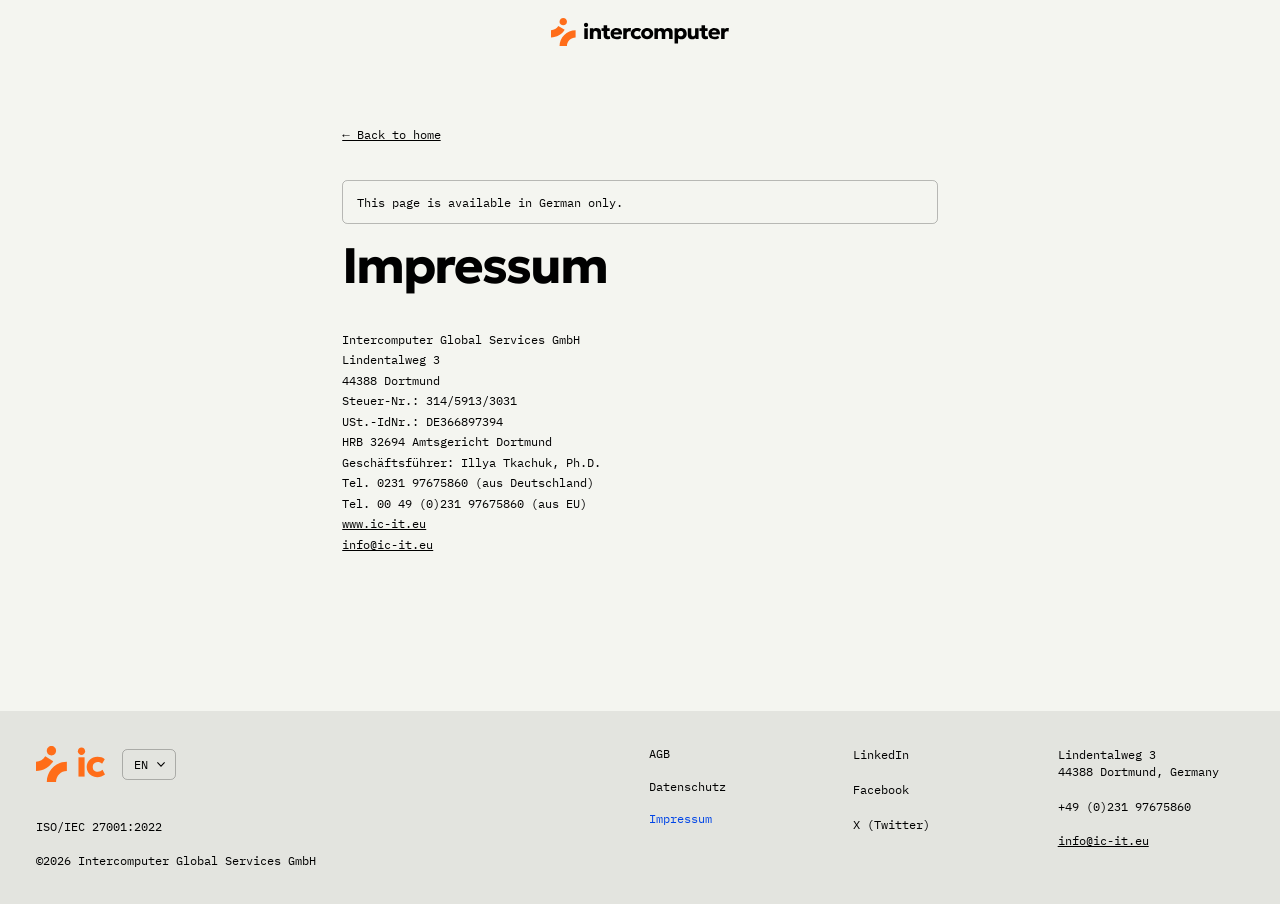
<file: v3/impressum.html>
<!doctype html>
<html lang="de" data-page="impressum">
<head>
<meta charset="utf-8">
<meta name="viewport" content="width=device-width,initial-scale=1">
<title>Impressum — ic-it</title>
<meta name="description" content="Impressum der Intercomputer Global Services GmbH.">
<style>
/* cyrillic */
@font-face {
  font-family: 'Geologica';
  font-style: normal;
  font-weight: 700;
  font-display: swap;
  src: url([data-uri]) format('woff2');
  unicode-range: U+0301, U+0400-045F, U+0490-0491, U+04B0-04B1, U+2116;
}
/* latin */
@font-face {
  font-family: 'Geologica';
  font-style: normal;
  font-weight: 700;
  font-display: swap;
  src: url([data-uri]) format('woff2');
  unicode-range: U+0000-00FF, U+0131, U+0152-0153, U+02BB-02BC, U+02C6, U+02DA, U+02DC, U+0304, U+0308, U+0329, U+2000-206F, U+20AC, U+2122, U+2191, U+2193, U+2212, U+2215, U+FEFF, U+FFFD;
}
/* cyrillic */
@font-face {
  font-family: 'IBM Plex Mono';
  font-style: normal;
  font-weight: 400;
  font-display: swap;
  src: url([data-uri]) format('woff2');
  unicode-range: U+0301, U+0400-045F, U+0490-0491, U+04B0-04B1, U+2116;
}
/* latin */
@font-face {
  font-family: 'IBM Plex Mono';
  font-style: normal;
  font-weight: 400;
  font-display: swap;
  src: url([data-uri]) format('woff2');
  unicode-range: U+0000-00FF, U+0131, U+0152-0153, U+02BB-02BC, U+02C6, U+02DA, U+02DC, U+0304, U+0308, U+0329, U+2000-206F, U+20AC, U+2122, U+2191, U+2193, U+2212, U+2215, U+FEFF, U+FFFD;
}
/* cyrillic */
@font-face {
  font-family: 'IBM Plex Mono';
  font-style: normal;
  font-weight: 500;
  font-display: swap;
  src: url([data-uri]) format('woff2');
  unicode-range: U+0301, U+0400-045F, U+0490-0491, U+04B0-04B1, U+2116;
}
/* latin */
@font-face {
  font-family: 'IBM Plex Mono';
  font-style: normal;
  font-weight: 500;
  font-display: swap;
  src: url([data-uri]) format('woff2');
  unicode-range: U+0000-00FF, U+0131, U+0152-0153, U+02BB-02BC, U+02C6, U+02DA, U+02DC, U+0304, U+0308, U+0329, U+2000-206F, U+20AC, U+2122, U+2191, U+2193, U+2212, U+2215, U+FEFF, U+FFFD;
}
</style>
<link rel="stylesheet" href="assets/common.css">
</head>
<body>

<header class="page-head">
  <a class="logo-top" href="index.html" data-keep-lang aria-label="ic-it — home page" data-i18n-aria="aria.home"><img src="assets/logo-full.svg" alt="intercomputer" width="200.495" height="32"></a>
</header>

<main class="legal-page">
  <a class="legal-back" href="index.html" data-keep-lang data-i18n="legal.back">← Back to home</a>
  <p class="legal-note" hidden></p>
  <article lang="de">
    <h1 class="display">Impressum</h1>
    <p>Intercomputer Global Services GmbH<br>
    Lindentalweg 3<br>
    44388 Dortmund<br>
    Steuer-Nr.: 314/5913/3031<br>
    USt.-IdNr.: DE366897394<br>
    HRB 32694 Amtsgericht Dortmund<br>
    Geschäftsführer: Illya Tkachuk, Ph.D.<br>
    Tel. 0231 97675860 (aus Deutschland)<br>
    Tel. 00 49 (0)231 97675860 (aus EU)<br>
    <a href="https://www.ic-it.eu">www.ic-it.eu</a><br>
    <a href="mailto:info@ic-it.eu">info@ic-it.eu</a></p>
  </article>
</main>

<!-- ============ footer (Figma node 2049:410) — same block as on index.html ============ -->
<footer>
  <div class="f-main">
    <div class="f-brand">
      <img class="f-logo" src="assets/logo-footer-ic.svg" alt="ic" width="77.76" height="40">
      <div class="lang">
        <button class="lang-btn" type="button" aria-haspopup="true" aria-expanded="false" aria-label="Language" data-i18n-aria="aria.lang"><span class="lang-cur">EN</span><img src="assets/chevron-down.svg" alt="" width="8.849" height="5.273"></button>
        <ul class="lang-menu" role="menu"></ul>
      </div>
    </div>
    <div class="f-stack"><p>ISO/IEC 27001:2022</p><p>©2026 Intercomputer Global Services GmbH</p></div>
  </div>
  <div class="f-col legal"><a href="agb.html" data-keep-lang>AGB</a><a href="datenschutz.html" data-keep-lang>Datenschutz</a><a href="impressum.html" data-keep-lang aria-current="page">Impressum</a></div>
  <div class="f-col"><a href="#">LinkedIn</a><a href="#">Facebook</a><a href="#">X (Twitter)</a></div>
  <div class="f-col"><p>Lindentalweg 3<br><span data-i18n="f.city">44388 Dortmund, Germany</span></p><p>+49 (0)231 97675860</p><a class="mail" href="mailto:info@ic-it.eu">info@ic-it.eu</a></div>
</footer>

<script src="assets/i18n.js"></script>
</body>
</html>
</file>
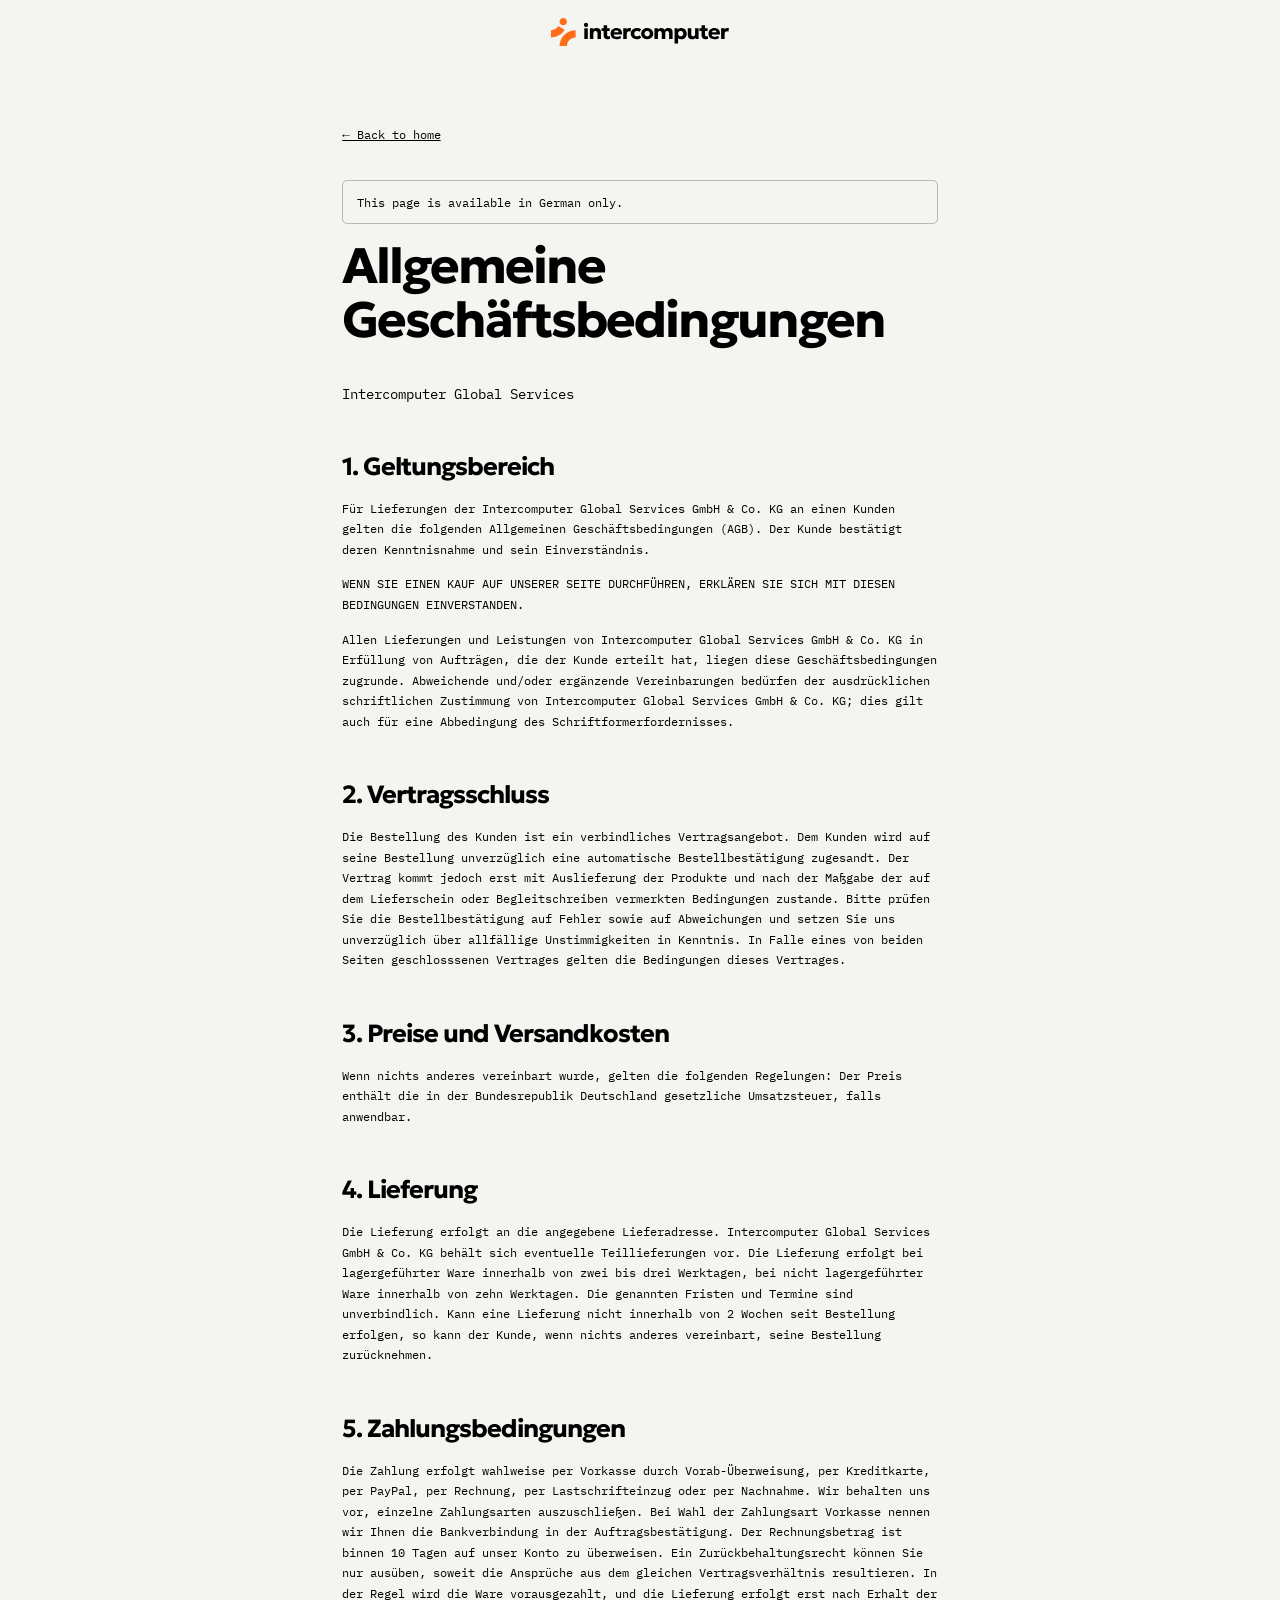
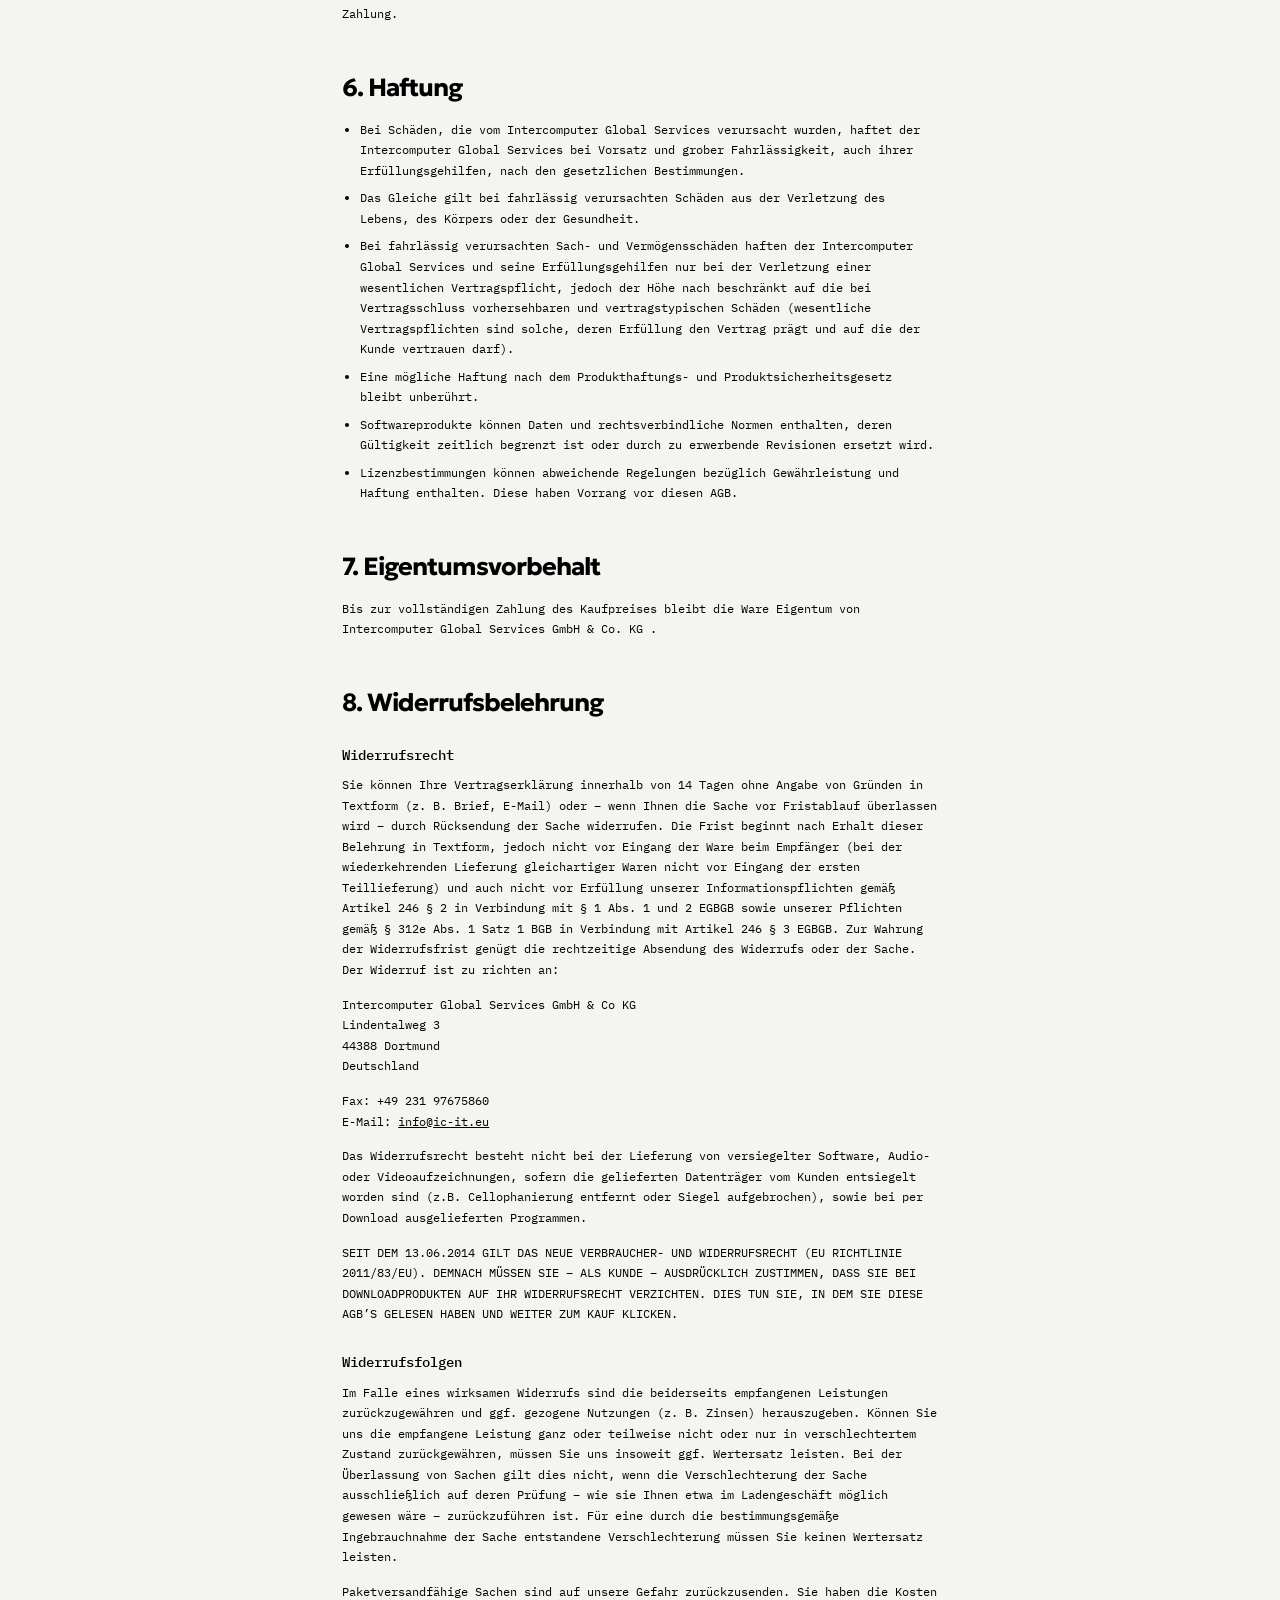
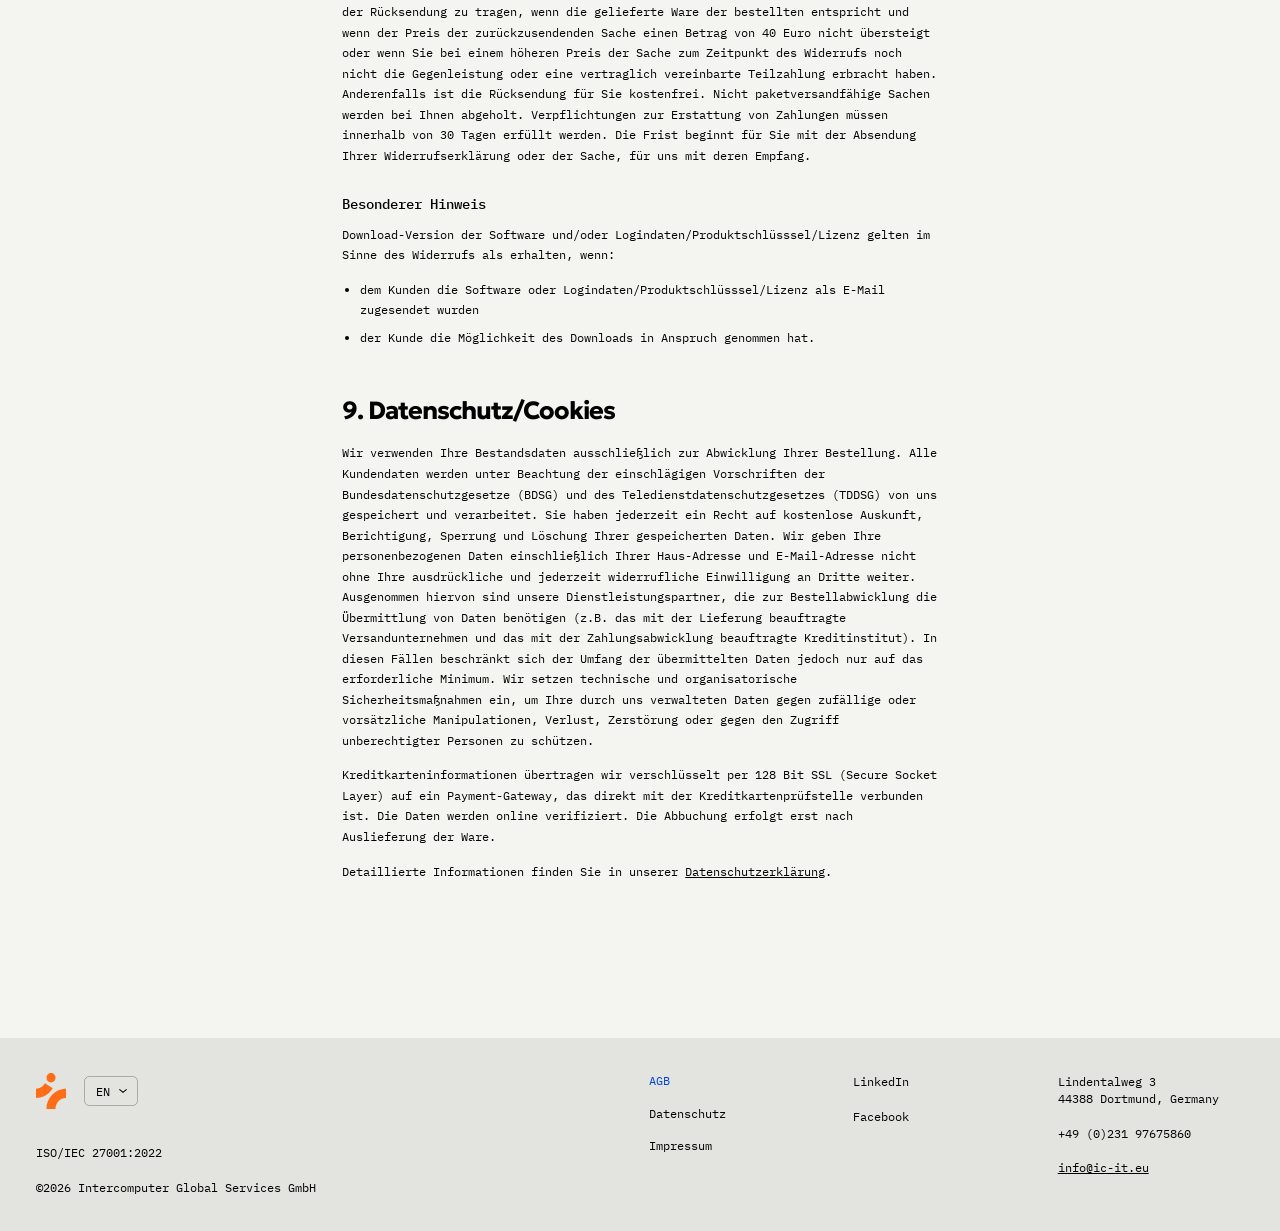
<file: v5/agb.html>
<!doctype html>
<html lang="de" data-page="agb">
<head>
<meta charset="utf-8">
<meta name="viewport" content="width=device-width,initial-scale=1">
<meta name="color-scheme" content="light dark">
<title>AGB — ic-it</title>
<meta name="description" content="Allgemeine Geschäftsbedingungen der Intercomputer Global Services GmbH.">
<link rel="icon" href="assets/favicon.ico" sizes="any">
<link rel="icon" href="assets/favicon.svg" type="image/svg+xml">
<link rel="apple-touch-icon" href="assets/apple-touch-icon.png">
<link rel="manifest" href="assets/site.webmanifest">
<meta name="theme-color" content="#F4F5F0" media="(prefers-color-scheme: light)">
<meta name="theme-color" content="#111213" media="(prefers-color-scheme: dark)">
<link rel="canonical" href="https://ic-it.eu/agb.html">
<style>
/* cyrillic */
@font-face {
  font-family: 'Geologica';
  font-style: normal;
  font-weight: 700;
  font-display: swap;
  src: url([data-uri]) format('woff2');
  unicode-range: U+0301, U+0400-045F, U+0490-0491, U+04B0-04B1, U+2116;
}
/* latin */
@font-face {
  font-family: 'Geologica';
  font-style: normal;
  font-weight: 700;
  font-display: swap;
  src: url([data-uri]) format('woff2');
  unicode-range: U+0000-00FF, U+0131, U+0152-0153, U+02BB-02BC, U+02C6, U+02DA, U+02DC, U+0304, U+0308, U+0329, U+2000-206F, U+20AC, U+2122, U+2191, U+2193, U+2212, U+2215, U+FEFF, U+FFFD;
}
/* cyrillic */
@font-face {
  font-family: 'IBM Plex Mono';
  font-style: normal;
  font-weight: 400;
  font-display: swap;
  src: url([data-uri]) format('woff2');
  unicode-range: U+0301, U+0400-045F, U+0490-0491, U+04B0-04B1, U+2116;
}
/* latin */
@font-face {
  font-family: 'IBM Plex Mono';
  font-style: normal;
  font-weight: 400;
  font-display: swap;
  src: url([data-uri]) format('woff2');
  unicode-range: U+0000-00FF, U+0131, U+0152-0153, U+02BB-02BC, U+02C6, U+02DA, U+02DC, U+0304, U+0308, U+0329, U+2000-206F, U+20AC, U+2122, U+2191, U+2193, U+2212, U+2215, U+FEFF, U+FFFD;
}
/* cyrillic */
@font-face {
  font-family: 'IBM Plex Mono';
  font-style: normal;
  font-weight: 500;
  font-display: swap;
  src: url([data-uri]) format('woff2');
  unicode-range: U+0301, U+0400-045F, U+0490-0491, U+04B0-04B1, U+2116;
}
/* latin */
@font-face {
  font-family: 'IBM Plex Mono';
  font-style: normal;
  font-weight: 500;
  font-display: swap;
  src: url([data-uri]) format('woff2');
  unicode-range: U+0000-00FF, U+0131, U+0152-0153, U+02BB-02BC, U+02C6, U+02DA, U+02DC, U+0304, U+0308, U+0329, U+2000-206F, U+20AC, U+2122, U+2191, U+2193, U+2212, U+2215, U+FEFF, U+FFFD;
}
</style>
<link rel="stylesheet" href="assets/common.css?v=ba9cbacb">
</head>
<body>

<header class="page-head">
  <a class="logo-top" href="index.html" data-keep-lang aria-label="ic-it — home page" data-i18n-aria="aria.home"><picture><source srcset="assets/logo-full-dark.svg" media="(prefers-color-scheme: dark)"><img src="assets/logo-full.svg" alt="intercomputer" width="200.495" height="32"></picture></a>
</header>

<main class="legal-page">
  <a class="legal-back" href="index.html" data-keep-lang data-i18n="legal.back">← Back to home</a>
  <p class="legal-note" hidden></p>
  <article lang="de">
    <h1 class="display">Allgemeine Geschäftsbedingungen</h1>
    <p class="lead">Intercomputer Global Services</p>

    <h2 class="display">1. Geltungsbereich</h2>
    <p>Für Lieferungen der Intercomputer Global Services GmbH &amp; Co. KG an einen Kunden gelten die folgenden Allgemeinen Geschäftsbedingungen (AGB). Der Kunde bestätigt deren Kenntnisnahme und sein Einverständnis.</p>
    <p>WENN SIE EINEN KAUF AUF UNSERER SEITE DURCHFÜHREN, ERKLÄREN SIE SICH MIT DIESEN BEDINGUNGEN EINVERSTANDEN.</p>
    <p>Allen Lieferungen und Leistungen von Intercomputer Global Services GmbH &amp; Co. KG in Erfüllung von Aufträgen, die der Kunde erteilt hat, liegen diese Geschäftsbedingungen zugrunde. Abweichende und/oder ergänzende Vereinbarungen bedürfen der ausdrücklichen schriftlichen Zustimmung von Intercomputer Global Services GmbH &amp; Co. KG; dies gilt auch für eine Abbedingung des Schriftformerfordernisses.</p>

    <h2 class="display">2. Vertragsschluss</h2>
    <p>Die Bestellung des Kunden ist ein verbindliches Vertragsangebot. Dem Kunden wird auf seine Bestellung unverzüglich eine automatische Bestellbestätigung zugesandt. Der Vertrag kommt jedoch erst mit Auslieferung der Produkte und nach der Maßgabe der auf dem Lieferschein oder Begleitschreiben vermerkten Bedingungen zustande. Bitte prüfen Sie die Bestellbestätigung auf Fehler sowie auf Abweichungen und setzen Sie uns unverzüglich über allfällige Unstimmigkeiten in Kenntnis. In Falle eines von beiden Seiten geschlosssenen Vertrages gelten die Bedingungen dieses Vertrages.</p>

    <h2 class="display">3. Preise und Versandkosten</h2>
    <p>Wenn nichts anderes vereinbart wurde, gelten die folgenden Regelungen: Der Preis enthält die in der Bundesrepublik Deutschland gesetzliche Umsatzsteuer, falls anwendbar.</p>

    <h2 class="display">4. Lieferung</h2>
    <p>Die Lieferung erfolgt an die angegebene Lieferadresse. Intercomputer Global Services GmbH &amp; Co. KG behält sich eventuelle Teillieferungen vor. Die Lieferung erfolgt bei lagergeführter Ware innerhalb von zwei bis drei Werktagen, bei nicht lagergeführter Ware innerhalb von zehn Werktagen. Die genannten Fristen und Termine sind unverbindlich. Kann eine Lieferung nicht innerhalb von 2 Wochen seit Bestellung erfolgen, so kann der Kunde, wenn nichts anderes vereinbart, seine Bestellung zurücknehmen.</p>

    <h2 class="display">5. Zahlungsbedingungen</h2>
    <p>Die Zahlung erfolgt wahlweise per Vorkasse durch Vorab-Überweisung, per Kreditkarte, per PayPal, per Rechnung, per Lastschrifteinzug oder per Nachnahme. Wir behalten uns vor, einzelne Zahlungsarten auszuschließen. Bei Wahl der Zahlungsart Vorkasse nennen wir Ihnen die Bankverbindung in der Auftragsbestätigung. Der Rechnungsbetrag ist binnen 10 Tagen auf unser Konto zu überweisen. Ein Zurückbehaltungsrecht können Sie nur ausüben, soweit die Ansprüche aus dem gleichen Vertragsverhältnis resultieren. In der Regel wird die Ware vorausgezahlt, und die Lieferung erfolgt erst nach Erhalt der Zahlung.</p>

    <h2 class="display">6. Haftung</h2>
    <ul>
      <li>Bei Schäden, die vom Intercomputer Global Services verursacht wurden, haftet der Intercomputer Global Services bei Vorsatz und grober Fahrlässigkeit, auch ihrer Erfüllungsgehilfen, nach den gesetzlichen Bestimmungen.</li>
      <li>Das Gleiche gilt bei fahrlässig verursachten Schäden aus der Verletzung des Lebens, des Körpers oder der Gesundheit.</li>
      <li>Bei fahrlässig verursachten Sach- und Vermögensschäden haften der Intercomputer Global Services und seine Erfüllungsgehilfen nur bei der Verletzung einer wesentlichen Vertragspflicht, jedoch der Höhe nach beschränkt auf die bei Vertragsschluss vorhersehbaren und vertragstypischen Schäden (wesentliche Vertragspflichten sind solche, deren Erfüllung den Vertrag prägt und auf die der Kunde vertrauen darf).</li>
      <li>Eine mögliche Haftung nach dem Produkthaftungs- und Produktsicherheitsgesetz bleibt unberührt.</li>
      <li>Softwareprodukte können Daten und rechtsverbindliche Normen enthalten, deren Gültigkeit zeitlich begrenzt ist oder durch zu erwerbende Revisionen ersetzt wird.</li>
      <li>Lizenzbestimmungen können abweichende Regelungen bezüglich Gewährleistung und Haftung enthalten. Diese haben Vorrang vor diesen AGB.</li>
    </ul>

    <h2 class="display">7. Eigentumsvorbehalt</h2>
    <p>Bis zur vollständigen Zahlung des Kaufpreises bleibt die Ware Eigentum von Intercomputer Global Services GmbH &amp; Co. KG .</p>

    <h2 class="display">8. Widerrufsbelehrung</h2>
    <h3>Widerrufsrecht</h3>
    <p>Sie können Ihre Vertragserklärung innerhalb von 14 Tagen ohne Angabe von Gründen in Textform (z. B. Brief, E-Mail) oder – wenn Ihnen die Sache vor Fristablauf überlassen wird – durch Rücksendung der Sache widerrufen. Die Frist beginnt nach Erhalt dieser Belehrung in Textform, jedoch nicht vor Eingang der Ware beim Empfänger (bei der wiederkehrenden Lieferung gleichartiger Waren nicht vor Eingang der ersten Teillieferung) und auch nicht vor Erfüllung unserer Informationspflichten gemäß Artikel 246 § 2 in Verbindung mit § 1 Abs. 1 und 2 EGBGB sowie unserer Pflichten gemäß § 312e Abs. 1 Satz 1 BGB in Verbindung mit Artikel 246 § 3 EGBGB. Zur Wahrung der Widerrufsfrist genügt die rechtzeitige Absendung des Widerrufs oder der Sache. Der Widerruf ist zu richten an:</p>
    <p>Intercomputer Global Services GmbH &amp; Co KG<br>
    Lindentalweg 3<br>
    44388 Dortmund<br>
    Deutschland</p>
    <p>Fax: +49 231 97675860<br>
    E-Mail: <a href="mailto:info@ic-it.eu">info@ic-it.eu</a></p>
    <p>Das Widerrufsrecht besteht nicht bei der Lieferung von versiegelter Software, Audio- oder Videoaufzeichnungen, sofern die gelieferten Datenträger vom Kunden entsiegelt worden sind (z.B. Cellophanierung entfernt oder Siegel aufgebrochen), sowie bei per Download ausgelieferten Programmen.</p>
    <p>SEIT DEM 13.06.2014 GILT DAS NEUE VERBRAUCHER- UND WIDERRUFSRECHT (EU RICHTLINIE 2011/83/EU). DEMNACH MÜSSEN SIE – ALS KUNDE – AUSDRÜCKLICH ZUSTIMMEN, DASS SIE BEI DOWNLOADPRODUKTEN AUF IHR WIDERRUFSRECHT VERZICHTEN. DIES TUN SIE, IN DEM SIE DIESE AGB’S GELESEN HABEN UND WEITER ZUM KAUF KLICKEN.</p>
    <h3>Widerrufsfolgen</h3>
    <p>Im Falle eines wirksamen Widerrufs sind die beiderseits empfangenen Leistungen zurückzugewähren und ggf. gezogene Nutzungen (z. B. Zinsen) herauszugeben. Können Sie uns die empfangene Leistung ganz oder teilweise nicht oder nur in verschlechtertem Zustand zurückgewähren, müssen Sie uns insoweit ggf. Wertersatz leisten. Bei der Überlassung von Sachen gilt dies nicht, wenn die Verschlechterung der Sache ausschließlich auf deren Prüfung – wie sie Ihnen etwa im Ladengeschäft möglich gewesen wäre – zurückzuführen ist. Für eine durch die bestimmungsgemäße Ingebrauchnahme der Sache entstandene Verschlechterung müssen Sie keinen Wertersatz leisten.</p>
    <p>Paketversandfähige Sachen sind auf unsere Gefahr zurückzusenden. Sie haben die Kosten der Rücksendung zu tragen, wenn die gelieferte Ware der bestellten entspricht und wenn der Preis der zurückzusendenden Sache einen Betrag von 40 Euro nicht übersteigt oder wenn Sie bei einem höheren Preis der Sache zum Zeitpunkt des Widerrufs noch nicht die Gegenleistung oder eine vertraglich vereinbarte Teilzahlung erbracht haben. Anderenfalls ist die Rücksendung für Sie kostenfrei. Nicht paketversandfähige Sachen werden bei Ihnen abgeholt. Verpflichtungen zur Erstattung von Zahlungen müssen innerhalb von 30 Tagen erfüllt werden. Die Frist beginnt für Sie mit der Absendung Ihrer Widerrufserklärung oder der Sache, für uns mit deren Empfang.</p>
    <h3>Besonderer Hinweis</h3>
    <p>Download-Version der Software und/oder Logindaten/Produktschlüsssel/Lizenz gelten im Sinne des Widerrufs als erhalten, wenn:</p>
    <ul>
      <li>dem Kunden die Software oder Logindaten/Produktschlüsssel/Lizenz als E-Mail zugesendet wurden</li>
      <li>der Kunde die Möglichkeit des Downloads in Anspruch genommen hat.</li>
    </ul>

    <h2 class="display">9. Datenschutz/Cookies</h2>
    <p>Wir verwenden Ihre Bestandsdaten ausschließlich zur Abwicklung Ihrer Bestellung. Alle Kundendaten werden unter Beachtung der einschlägigen Vorschriften der Bundesdatenschutzgesetze (BDSG) und des Teledienstdatenschutzgesetzes (TDDSG) von uns gespeichert und verarbeitet. Sie haben jederzeit ein Recht auf kostenlose Auskunft, Berichtigung, Sperrung und Löschung Ihrer gespeicherten Daten. Wir geben Ihre personenbezogenen Daten einschließlich Ihrer Haus-Adresse und E-Mail-Adresse nicht ohne Ihre ausdrückliche und jederzeit widerrufliche Einwilligung an Dritte weiter. Ausgenommen hiervon sind unsere Dienstleistungspartner, die zur Bestellabwicklung die Übermittlung von Daten benötigen (z.B. das mit der Lieferung beauftragte Versandunternehmen und das mit der Zahlungsabwicklung beauftragte Kreditinstitut). In diesen Fällen beschränkt sich der Umfang der übermittelten Daten jedoch nur auf das erforderliche Minimum. Wir setzen technische und organisatorische Sicherheitsmaßnahmen ein, um Ihre durch uns verwalteten Daten gegen zufällige oder vorsätzliche Manipulationen, Verlust, Zerstörung oder gegen den Zugriff unberechtigter Personen zu schützen.</p>
    <p>Kreditkarteninformationen übertragen wir verschlüsselt per 128 Bit SSL (Secure Socket Layer) auf ein Payment-Gateway, das direkt mit der Kreditkartenprüfstelle verbunden ist. Die Daten werden online verifiziert. Die Abbuchung erfolgt erst nach Auslieferung der Ware.</p>
    <p>Detaillierte Informationen finden Sie in unserer <a href="datenschutz.html" data-keep-lang>Datenschutzerklärung</a>.</p>
  </article>
</main>

<!-- ============ footer (Figma node 2049:410) — same block as on index.html ============ -->
<footer>
  <div class="f-main">
    <div class="f-brand">
      <img class="f-logo" src="assets/logo-footer-mark.svg" alt="ic-it" width="34.78" height="40">
      <div class="lang">
        <button class="lang-btn" type="button" aria-haspopup="true" aria-expanded="false" aria-label="Language" data-i18n-aria="aria.lang"><span class="lang-cur">EN</span><img src="assets/chevron-down.svg" alt="" width="8.849" height="5.273"></button>
        <ul class="lang-menu" role="menu"></ul>
      </div>
    </div>
    <div class="f-stack"><p>ISO/IEC 27001:2022</p><p>©2026 Intercomputer Global Services GmbH</p></div>
  </div>
  <div class="f-col legal"><a href="agb.html" data-keep-lang aria-current="page">AGB</a><a href="datenschutz.html" data-keep-lang>Datenschutz</a><a href="impressum.html" data-keep-lang>Impressum</a></div>
  <div class="f-col"><a href="https://www.linkedin.com/company/intercomputer-global-services-gmbh/" target="_blank" rel="noopener noreferrer">LinkedIn</a><a href="https://www.facebook.com/share/1DvWNwR2xU/" target="_blank" rel="noopener noreferrer">Facebook</a></div>
  <div class="f-col"><p>Lindentalweg 3<br><span data-i18n="f.city">44388 Dortmund, Germany</span></p><p>+49 (0)231 97675860</p><a class="mail" href="mailto:info@ic-it.eu">info@ic-it.eu</a></div>
</footer>

<script src="assets/i18n.js?v=b1b148a7"></script>
</body>
</html>
</file>
<file: v3/assets/common.css>
/* ic-it — shared by every page: tokens, base, footer, language dropdown, legal pages */

/* ============ tokens (from the Figma file) ============ */
:root {
  --bg: #F4F5F0; --blue: #0045E6; --orange: #FF6D19; --ink: #000;
  --line: rgba(0,0,0,.25);
  --u: calc(100vw / 1440);               /* 1 design px; the whole page scales with the width */
  --display: "Geologica", system-ui, sans-serif;
  --mono: "IBM Plex Mono", ui-monospace, Consolas, monospace;
}
* { box-sizing: border-box; }
html { background: var(--bg); }
body { margin: 0; color: var(--ink); font-family: var(--mono); overflow-x: hidden; }
img { display: block; }
a { color: inherit; }
.display { font-family: var(--display); font-weight: 700; font-variation-settings: "CRSV" 0, "SHRP" 0; }

/* ============ footer (Figma node 2049:410) ============ */
footer { position: relative; z-index: 1; display: flex; gap: calc(20 * var(--u)); padding: calc(40 * var(--u)); background: rgba(0,0,0,.07);
         font-size: max(12px, calc(14 * var(--u))); line-height: 1.35; }
.f-main { width: calc(670 * var(--u)); display: flex; flex-direction: column; gap: calc(40 * var(--u)); }
.f-brand { display: flex; align-items: center; gap: calc(20 * var(--u)); }
.f-brand .f-logo { width: calc(77.76 * var(--u)); height: auto; }
.f-col { width: calc(210 * var(--u)); display: flex; flex-direction: column; gap: calc(20 * var(--u)); }
.f-col.legal { line-height: 1.184; }
.f-col p, .f-main p { margin: 0; }
.f-col a { text-decoration: none; }
.f-col a:hover, .f-col a[aria-current="page"] { color: var(--blue); }
.f-col .mail { text-decoration: underline; }
.f-stack { display: flex; flex-direction: column; gap: calc(20 * var(--u)); }

/* language dropdown — closed: "drop" (Figma node 2050:979); open: one box that grows downwards (node 2050:1027):
   current language + chevron turned up, then the other languages; the one under the cursor is orange.
   The open list overlays the content below (no layout shift). */
.lang { position: relative; z-index: 5; }
.lang-btn { display: flex; align-items: center; gap: calc(10 * var(--u)); padding: calc(8 * var(--u)) calc(12 * var(--u));
            border: 1px solid var(--line); border-radius: calc(6 * var(--u)); background: transparent; color: #000;
            font: 400 calc(14 * var(--u)) / 1.184 var(--mono); cursor: pointer; }
.lang-btn:hover { border-color: rgba(0,0,0,.5); }
.lang.open .lang-btn { background: var(--bg); border-color: var(--line); border-bottom-color: transparent; border-radius: calc(6 * var(--u)) calc(6 * var(--u)) 0 0; }
.lang-btn:focus-visible { outline: 2px solid var(--blue); outline-offset: 2px; }
.lang-btn img { width: calc(8.849 * var(--u)); height: calc(5.273 * var(--u)); transition: transform .2s ease; }
.lang.open .lang-btn img { transform: rotate(180deg); }
.lang-menu { position: absolute; left: 0; right: 0; top: calc(100% - 1px); margin: 0; padding: 0; list-style: none; overflow: hidden;
             background: var(--bg); border: 1px solid var(--line); border-top: 0; border-radius: 0 0 calc(6 * var(--u)) calc(6 * var(--u));
             display: none; }
.lang.open .lang-menu { display: block; }
.lang-menu li[hidden] { display: none; }
.lang-menu button { display: block; width: 100%; padding: calc(8 * var(--u)) calc(12 * var(--u)); border: 0; background: none; outline: none;
                    font: 400 calc(14 * var(--u)) / 1.184 var(--mono); color: #000; text-align: left; cursor: pointer; }
.lang-menu button:hover, .lang-menu button:focus-visible { background: var(--orange); color: #fff; }

/* ============ legal pages (AGB, Datenschutz, Impressum) ============ */
.page-head { position: relative; z-index: 1; height: calc(100 * var(--u)); }
.page-head .logo-top { position: absolute; left: 50%; top: calc(20 * var(--u)); transform: translateX(-50%); }
.page-head .logo-top img { width: calc(200.495 * var(--u)); height: auto; }
.legal-page { width: calc(670 * var(--u)); margin: 0 auto; padding: calc(40 * var(--u)) 0 calc(160 * var(--u));
              font-size: calc(14 * var(--u)); line-height: 1.65; overflow-wrap: anywhere; }
.legal-back { display: inline-block; margin-bottom: calc(40 * var(--u)); font-size: calc(14 * var(--u)); text-decoration: none; }
.legal-back:hover { color: var(--blue); }
.legal-note { margin: 0 0 calc(40 * var(--u)); padding: calc(12 * var(--u)) calc(16 * var(--u)); border: 1px solid var(--line); border-radius: calc(6 * var(--u)); }
.legal-note[hidden] { display: none; }
.legal-page h1 { margin: 0 0 calc(40 * var(--u)); font-size: calc(56 * var(--u)); line-height: 1.1; letter-spacing: -0.04em; overflow-wrap: normal; }
.legal-page h2 { margin: calc(56 * var(--u)) 0 calc(20 * var(--u)); font-size: calc(28 * var(--u)); line-height: 1.1; letter-spacing: -0.04em; }
.legal-page h3 { margin: calc(32 * var(--u)) 0 calc(12 * var(--u)); font: 500 calc(16 * var(--u)) / 1.35 var(--mono); }
.legal-page .lead { margin: 0 0 calc(40 * var(--u)); font-size: calc(16 * var(--u)); line-height: 1.35; }
.legal-page p { margin: 0 0 calc(16 * var(--u)); }
.legal-page ul { margin: 0 0 calc(16 * var(--u)); padding-left: calc(20 * var(--u)); }
.legal-page li { margin-bottom: calc(8 * var(--u)); }
.legal-page a { text-decoration: underline; }
.legal-page a:hover { color: var(--blue); }

/* ============ phones ============ */
@media (max-width: 899px) {
  :root { --u: calc(min(100vw, 520px) / 390); }   /* own design unit on phones and portrait tablets (capped, so tablets don't blow up) */
  footer { flex-direction: column; padding: 32px 16px; font-size: 13px; gap: 28px; }
  .f-main, .f-col { width: 100%; }
  .f-col { padding-top: 24px; border-top: 1px solid rgba(0,0,0,.15); }   /* thin separators between the footer blocks */
  .f-brand { gap: 16px; }
  .f-brand .f-logo { width: 62px; }
  .lang-btn, .lang-menu button { font-size: 13px; padding: 8px 12px; gap: 10px; }
  .lang-btn { border-radius: 6px; }
  .lang.open .lang-btn { border-radius: 6px 6px 0 0; }
  .lang-btn img { width: 9px; height: 5px; }
  .lang-menu { border-radius: 0 0 6px 6px; }
  .page-head { height: 92px; }
  .page-head .logo-top img { width: 160px; }
  .legal-page { width: auto; margin: 0 16px; padding: 16px 0 80px; font-size: 13px; }
  .legal-back, .legal-note { font-size: 13px; margin-bottom: 28px; }
  .legal-page h1 { font-size: 32px; margin-bottom: 28px; hyphens: auto; -webkit-hyphens: auto; overflow-wrap: break-word; }
  .legal-page h2 { font-size: 22px; margin-top: 40px; }
  .legal-page h3 { font-size: 14px; }
  .legal-page .lead { font-size: 14px; }
}
</file>
<file: v5/assets/common.css>
/* ic-it — shared by every page: tokens, base, footer, language dropdown, legal pages */

/* ============ tokens (from the Figma file) ============ */
/* light + dark theme (follows the device setting). The site has its own dark palette, so browsers don't auto-darken it
   (their forced dark mode recoloured only parts of the page — e.g. light text on the light footer the arcade paints). */
:root {
  color-scheme: light dark;
  --bg: #F4F5F0; --blue: #0045E6; --orange: #FF6D19; --ink: #000;
  --ink-rgb: 0, 0, 0;                     /* for translucent ink: rgba(var(--ink-rgb), .5) */
  --line: rgba(0,0,0,.25);
  --footer-bg: #E3E4DF;                   /* = 7 % black over --bg; the arcade paints it behind the footer too */
  --blue-text: #0045E6;                   /* blue for text / thin lines (lighter in the dark theme) */
  --btn-bg: #000; --btn-ink: #fff;
  --u: calc(100vw / 1440);               /* 1 design px; the whole page scales with the width */
  --display: "Geologica", system-ui, sans-serif;
  --mono: "IBM Plex Mono", ui-monospace, Consolas, monospace;
}
@media (prefers-color-scheme: dark) {
  :root {
    --bg: #111213; --ink: #EDEEE9; --ink-rgb: 237, 238, 233;
    --line: rgba(237,238,233,.25);
    --footer-bg: #1C1D1F;
    --blue-text: #7C9DFF;
    --btn-bg: #EDEEE9; --btn-ink: #000;
  }
  /* black line icons and the grey client logos turn light */
  .lang-btn img, .topics-skip img, .lg .v.g img { filter: invert(1); }
}
* { box-sizing: border-box; }
html { background: var(--bg); }
body { margin: 0; color: var(--ink); font-family: var(--mono); overflow-x: hidden; }
img { display: block; }
a { color: inherit; }
.display { font-family: var(--display); font-weight: 700; font-variation-settings: "CRSV" 0, "SHRP" 0; }

/* ============ footer (Figma node 2049:410) ============ */
footer { position: relative; z-index: 1; display: flex; gap: calc(20 * var(--u)); padding: calc(40 * var(--u)); background: var(--footer-bg);
         font-size: max(12px, calc(14 * var(--u))); line-height: 1.35; }
.f-main { width: calc(670 * var(--u)); display: flex; flex-direction: column; gap: calc(40 * var(--u)); }
.f-brand { display: flex; align-items: center; gap: calc(20 * var(--u)); }
.f-brand .f-logo { width: calc(34.78 * var(--u)); height: auto; }   /* the mark only (no "ic" letters) */
.f-col { width: calc(210 * var(--u)); display: flex; flex-direction: column; gap: calc(20 * var(--u)); }
.f-col.legal { line-height: 1.184; }
.f-col p, .f-main p { margin: 0; }
.f-col a { text-decoration: none; }
.f-col a:hover, .f-col a[aria-current="page"] { color: var(--blue-text); }
.f-col .mail { text-decoration: underline; }
.f-stack { display: flex; flex-direction: column; gap: calc(20 * var(--u)); }

/* language dropdown — closed: "drop" (Figma node 2050:979); open: one box that grows downwards (node 2050:1027):
   current language + chevron turned up, then the other languages; the one under the cursor is orange.
   The open list overlays the content below (no layout shift). */
.lang { position: relative; z-index: 5; }
.lang-btn { display: flex; align-items: center; gap: calc(10 * var(--u)); padding: calc(8 * var(--u)) calc(12 * var(--u));
            border: 1px solid var(--line); border-radius: calc(6 * var(--u)); background: transparent; color: var(--ink);
            font: 400 calc(14 * var(--u)) / 1.184 var(--mono); cursor: pointer; }
.lang-btn:hover { border-color: rgba(var(--ink-rgb),.5); }
.lang.open .lang-btn { background: var(--bg); border-color: var(--line); border-bottom-color: transparent; border-radius: calc(6 * var(--u)) calc(6 * var(--u)) 0 0; }
.lang-btn:focus-visible { outline: 2px solid var(--blue); outline-offset: 2px; }
.lang-btn img { width: calc(8.849 * var(--u)); height: calc(5.273 * var(--u)); transition: transform .2s ease; }
.lang.open .lang-btn img { transform: rotate(180deg); }
.lang-menu { position: absolute; left: 0; right: 0; top: calc(100% - 1px); margin: 0; padding: 0; list-style: none; overflow: hidden;
             background: var(--bg); border: 1px solid var(--line); border-top: 0; border-radius: 0 0 calc(6 * var(--u)) calc(6 * var(--u));
             display: none; }
.lang.open .lang-menu { display: block; }
.lang-menu li[hidden] { display: none; }
.lang-menu button { display: block; width: 100%; padding: calc(8 * var(--u)) calc(12 * var(--u)); border: 0; background: none; outline: none;
                    font: 400 calc(14 * var(--u)) / 1.184 var(--mono); color: var(--ink); text-align: left; cursor: pointer; }
.lang-menu button:hover, .lang-menu button:focus-visible { background: var(--orange); color: #fff; }

/* ============ legal pages (AGB, Datenschutz, Impressum) ============ */
.page-head { position: relative; z-index: 1; height: calc(100 * var(--u)); }
.page-head .logo-top { position: absolute; left: 50%; top: calc(20 * var(--u)); transform: translateX(-50%); }
.page-head .logo-top img { width: calc(200.495 * var(--u)); height: auto; }
.legal-page { width: calc(670 * var(--u)); margin: 0 auto; padding: calc(40 * var(--u)) 0 calc(160 * var(--u));
              font-size: calc(14 * var(--u)); line-height: 1.65; overflow-wrap: anywhere; }
.legal-back { display: inline-block; margin-bottom: calc(40 * var(--u)); font-size: calc(14 * var(--u)); text-decoration: none; }
.legal-back:hover { color: var(--blue-text); }
.legal-note { margin: 0 0 calc(40 * var(--u)); padding: calc(12 * var(--u)) calc(16 * var(--u)); border: 1px solid var(--line); border-radius: calc(6 * var(--u)); }
.legal-note[hidden] { display: none; }
.legal-page h1 { margin: 0 0 calc(40 * var(--u)); font-size: calc(56 * var(--u)); line-height: 1.1; letter-spacing: -0.04em; overflow-wrap: normal; }
.legal-page h2 { margin: calc(56 * var(--u)) 0 calc(20 * var(--u)); font-size: calc(28 * var(--u)); line-height: 1.1; letter-spacing: -0.04em; }
.legal-page h3 { margin: calc(32 * var(--u)) 0 calc(12 * var(--u)); font: 500 calc(16 * var(--u)) / 1.35 var(--mono); }
.legal-page .lead { margin: 0 0 calc(40 * var(--u)); font-size: calc(16 * var(--u)); line-height: 1.35; }
.legal-page p { margin: 0 0 calc(16 * var(--u)); }
.legal-page ul { margin: 0 0 calc(16 * var(--u)); padding-left: calc(20 * var(--u)); }
.legal-page li { margin-bottom: calc(8 * var(--u)); }
.legal-page a { text-decoration: underline; }
.legal-page a:hover { color: var(--blue-text); }

/* ============ phones ============ */
@media (max-width: 899px), (max-width: 1199px) and (orientation: portrait)   /* phones + portrait tablets */ {
  :root { --u: calc(min(100vw, 520px) / 390); }   /* own design unit on phones and portrait tablets (capped, so tablets don't blow up) */
  footer { flex-direction: column; padding: 32px 16px; font-size: 13px; gap: 28px; }
  .f-main, .f-col { width: 100%; }
  .f-col { padding-top: 24px; border-top: 1px solid rgba(var(--ink-rgb),.15); }   /* thin separators between the footer blocks */
  .f-brand { gap: 16px; }
  .f-brand .f-logo { width: 28px; }
  .lang-btn, .lang-menu button { font-size: 13px; padding: 8px 12px; gap: 10px; }
  .lang-btn { border-radius: 6px; }
  .lang.open .lang-btn { border-radius: 6px 6px 0 0; }
  .lang-btn img { width: 9px; height: 5px; }
  .lang-menu { border-radius: 0 0 6px 6px; }
  .page-head { height: 92px; }
  .page-head .logo-top img { width: 160px; }
  .legal-page { width: auto; margin: 0 16px; padding: 16px 0 80px; font-size: 13px; }
  .legal-back, .legal-note { font-size: 13px; margin-bottom: 28px; }
  .legal-page h1 { font-size: 32px; margin-bottom: 28px; hyphens: auto; -webkit-hyphens: auto; overflow-wrap: break-word; }
  .legal-page h2 { font-size: 22px; margin-top: 40px; }
  .legal-page h3 { font-size: 14px; }
  .legal-page .lead { font-size: 14px; }
}
</file>
